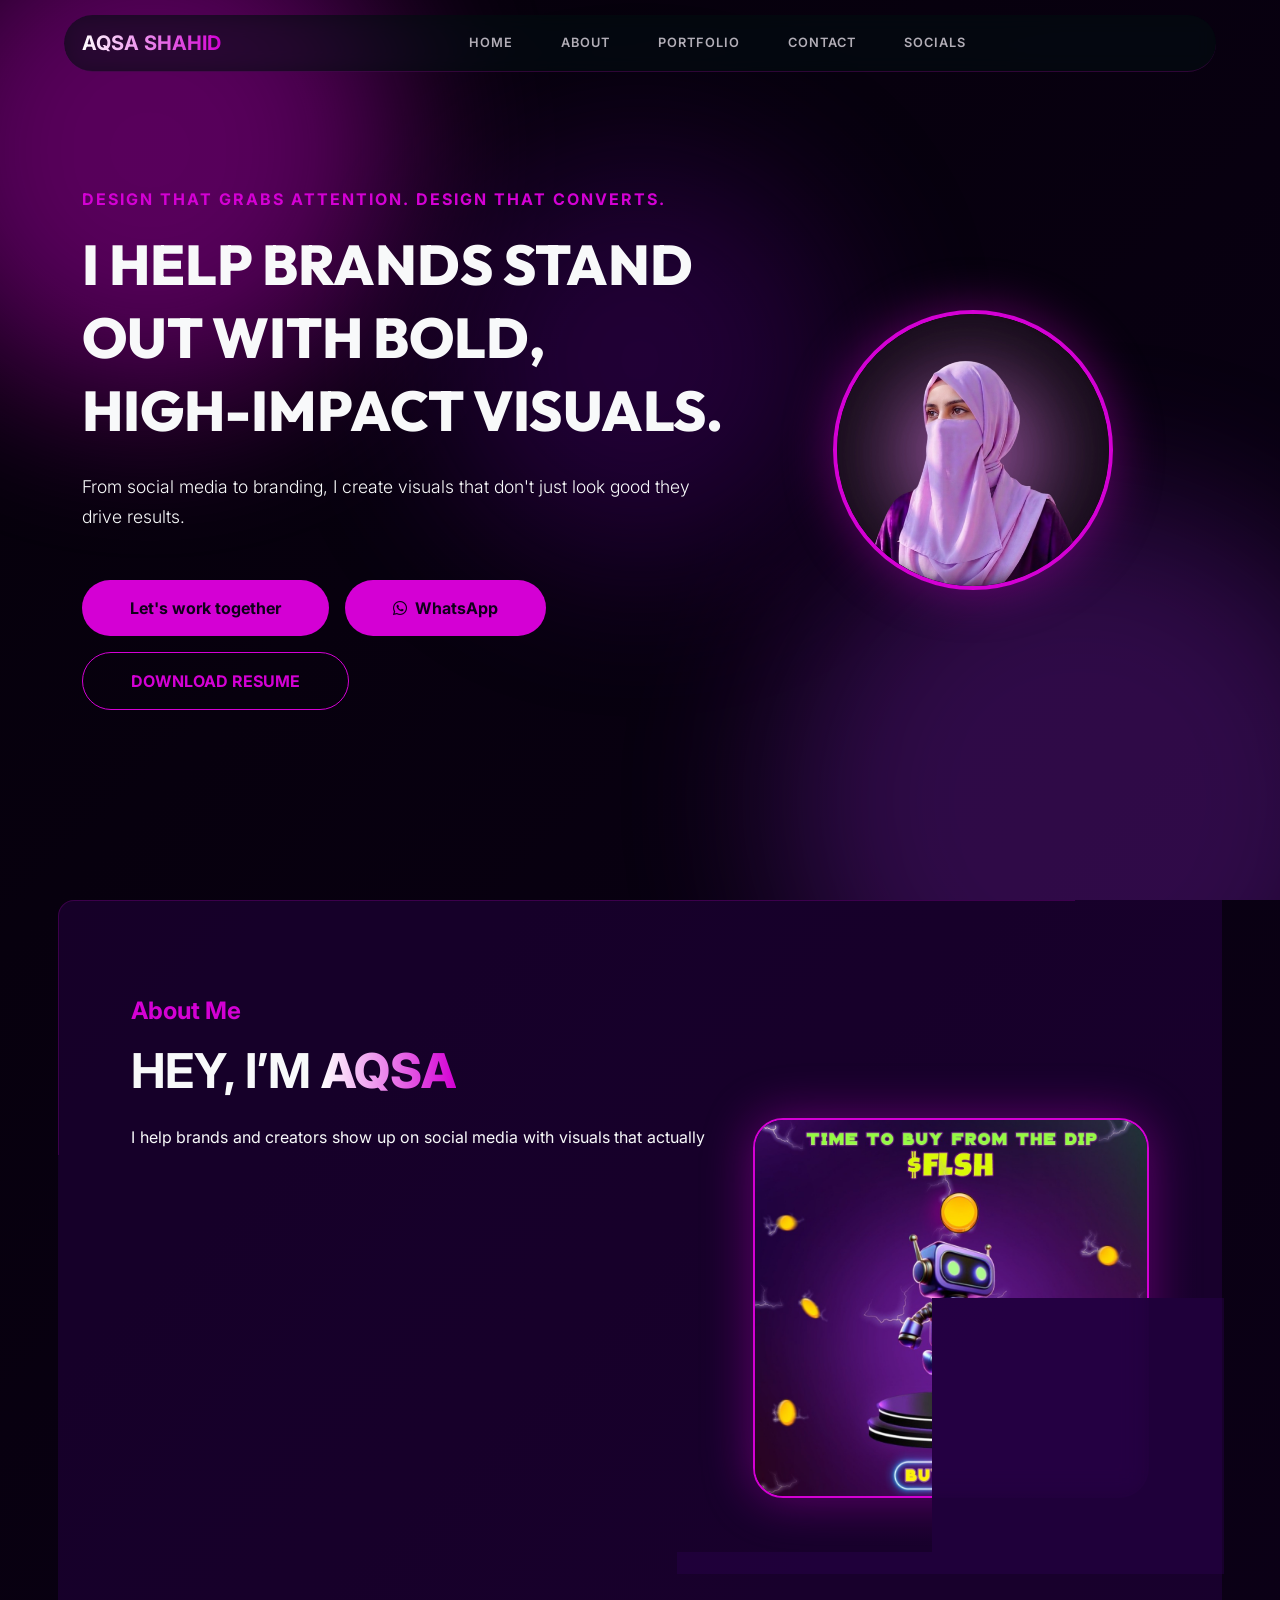
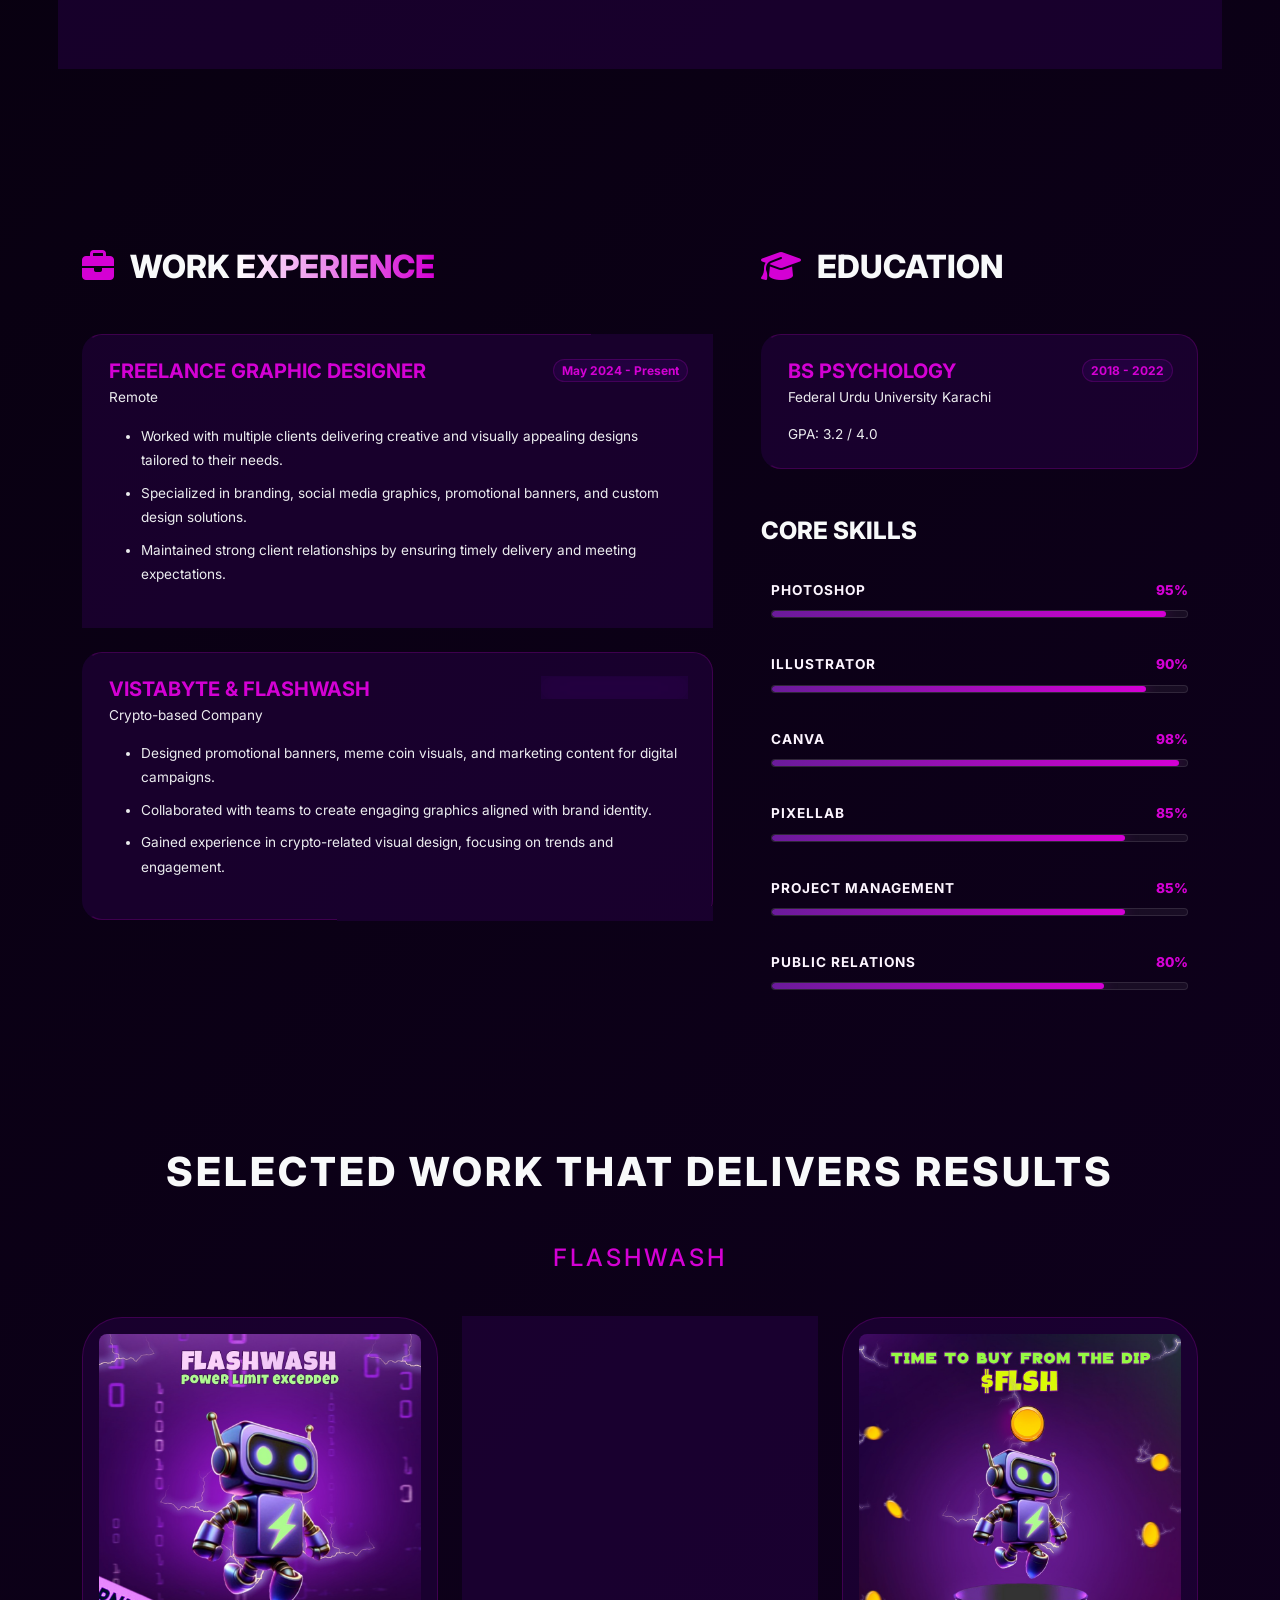
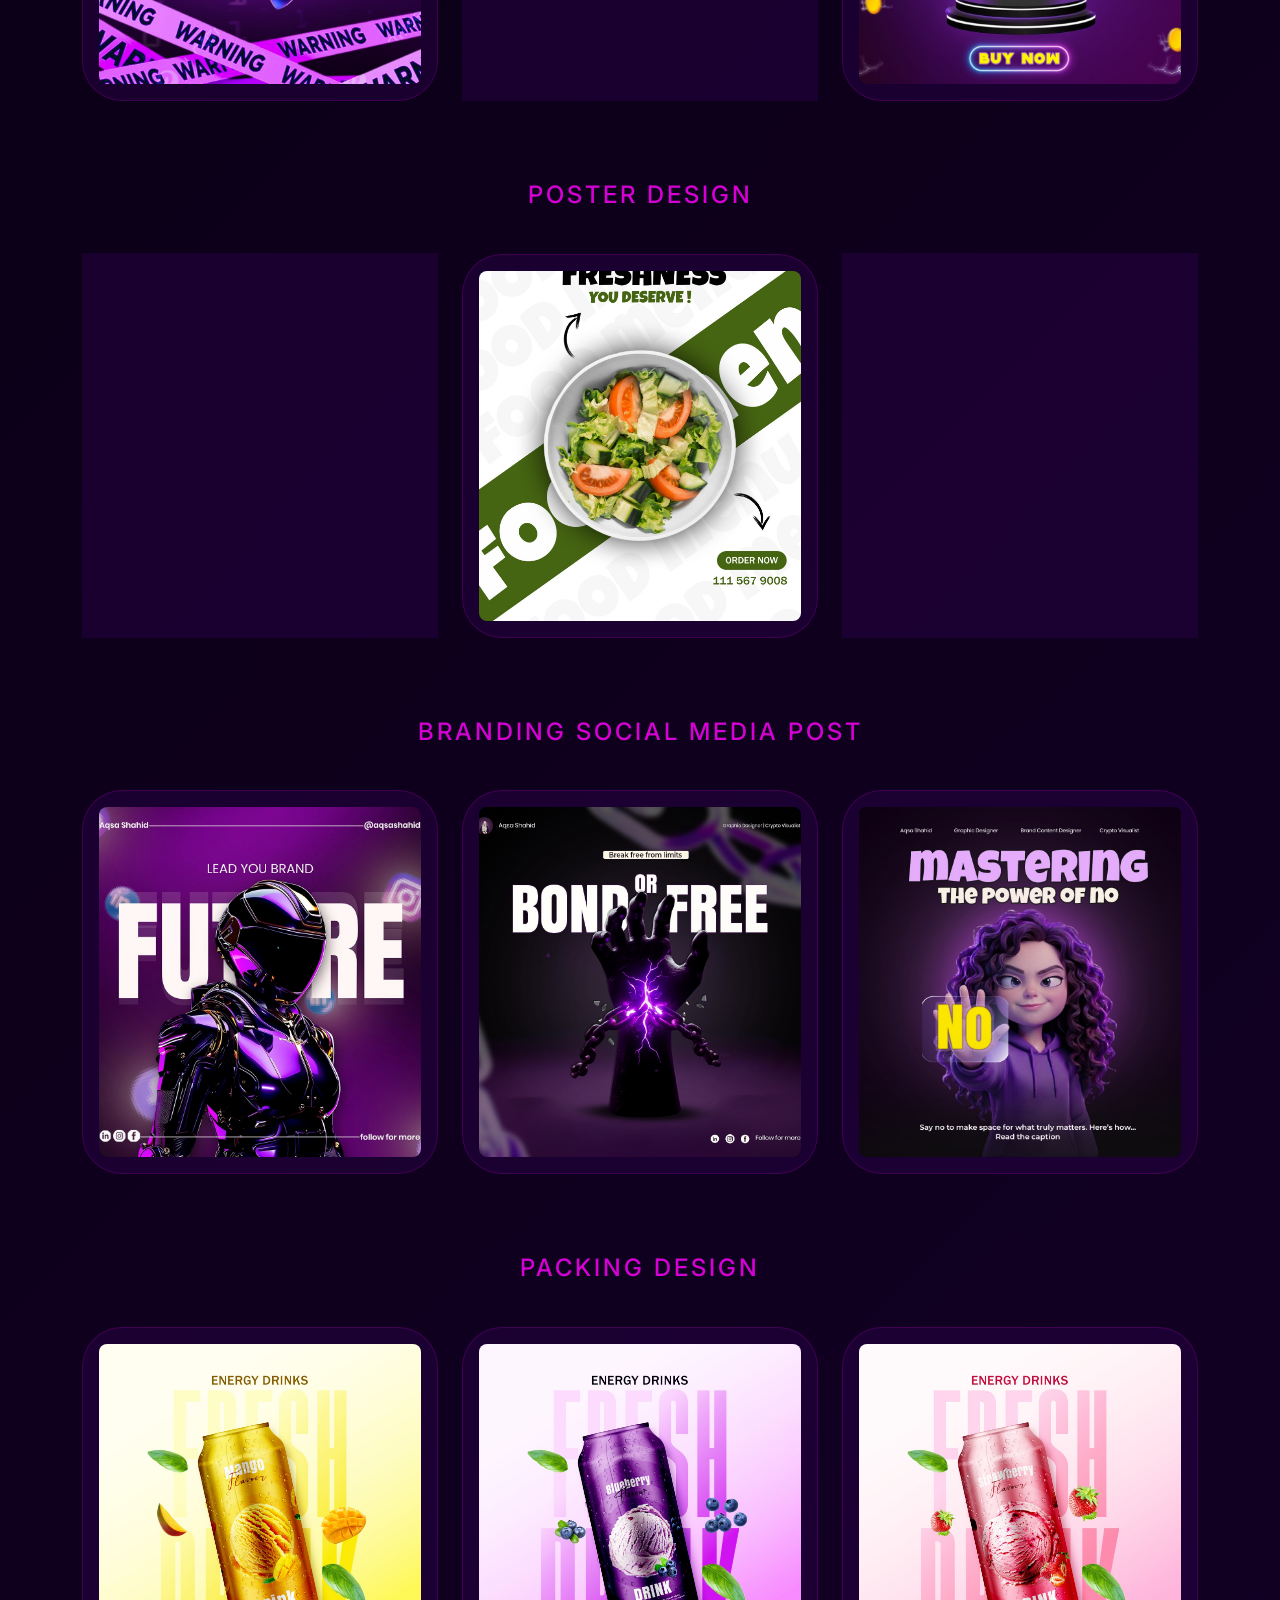
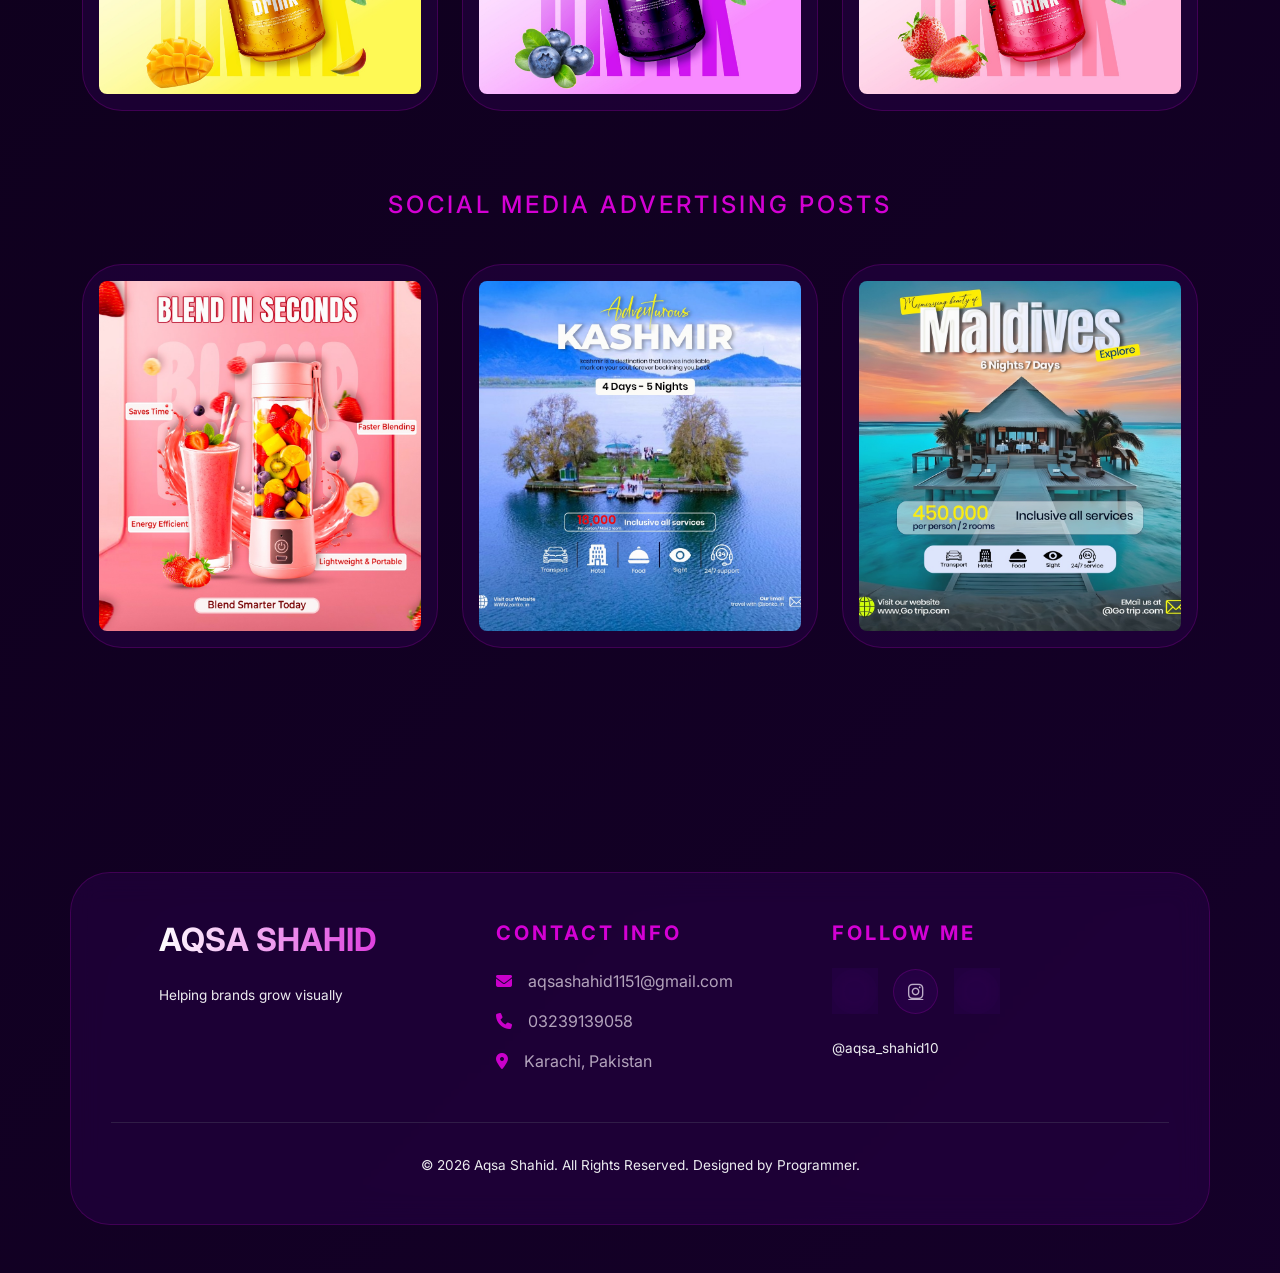
<file: index.html>
<!DOCTYPE html>
<html lang="en">

<head>
    <meta charset="UTF-8">
    <meta name="viewport" content="width=device-width, initial-scale=1.0">
    <title>Aqsa Shahid</title>
    <!-- Bootstrap 5 CDN -->
    <link href="https://cdn.jsdelivr.net/npm/bootstrap@5.3.0/dist/css/bootstrap.min.css" rel="stylesheet">
    <!-- Google Fonts: Inter & Outfit -->
    <link
        href="https://fonts.googleapis.com/css2?family=Inter:wght@300;400;500;600;700;800&family=Outfit:wght@400;600;800&display=swap"
        rel="stylesheet">
    <!-- Font Awesome for Icons -->
    <link rel="stylesheet" href="https://cdnjs.cloudflare.com/ajax/libs/font-awesome/6.4.0/css/all.min.css">
    <!-- Custom CSS -->
    <link rel="stylesheet" href="style.css">
</head>

<body class="bg-dark text-light">

    <!-- Animated Background -->
    <div class="bg-shapes">
        <div class="shape shape-1"></div>
        <div class="shape shape-2"></div>
        <div class="shape shape-3"></div>

        <!-- Live Motion Particles -->
        <div class="particle"></div>
        <div class="particle"></div>
        <div class="particle"></div>
        <div class="particle"></div>
        <div class="particle"></div>
        <div class="particle"></div>
        <div class="particle"></div>
        <div class="particle"></div>
        <!-- Additional Particles -->
        <!-- Group 1 -->
        <div class="particle"></div>
        <div class="particle"></div>
        <div class="particle"></div>
        <div class="particle"></div>
        <div class="particle"></div>
        <div class="particle"></div>
        <div class="particle"></div>
        <div class="particle"></div>
        <!-- Group 2 -->
        <div class="particle"></div>
        <div class="particle"></div>
        <div class="particle"></div>
        <div class="particle"></div>
        <div class="particle"></div>
        <div class="particle"></div>
        <div class="particle"></div>
        <div class="particle"></div>
        <!-- Group 3 (More Density) -->
        <div class="particle"></div>
        <div class="particle"></div>
        <div class="particle"></div>
        <div class="particle"></div>
        <div class="particle"></div>
        <div class="particle"></div>
        <div class="particle"></div>
        <div class="particle"></div>
        <div class="particle"></div>
        <div class="particle"></div>
        <div class="particle"></div>
        <div class="particle"></div>
    </div>

    <!-- Navigation -->
    <nav class="navbar navbar-expand-lg fixed-top glass-nav">
        <div class="container">
            <a class="navbar-brand fw-bold gradient-text" href="#">AQSA SHAHID</a>
            <button class="navbar-toggler border-0" type="button" data-bs-toggle="collapse" data-bs-target="#navbarNav">
                <span class="navbar-toggler-icon"></span>
            </button>
            <div class="collapse navbar-collapse justify-content-center" id="navbarNav">
                <ul class="navbar-nav gap-3">
                    <li class="nav-item"><a class="nav-link glow-on-hover px-3" href="#home">HOME</a></li>
                    <li class="nav-item"><a class="nav-link glow-on-hover px-3" href="#about">ABOUT</a></li>
                    <li class="nav-item"><a class="nav-link glow-on-hover px-3" href="#portfolio">PORTFOLIO</a></li>
                    <li class="nav-item"><a class="nav-link glow-on-hover px-3" href="#contact">CONTACT</a></li>
                    <li class="nav-item"><a class="nav-link glow-on-hover px-3" href="#socials">SOCIALS</a></li>
                </ul>
            </div>
        </div>
    </nav>

    <!-- Hero Section -->
    <section id="home" class="hero d-flex align-items-center">
        <div class="container">
            <div class="row align-items-center">
                <div class="col-lg-7 text-start">
                    <p class="h4 text-cyan text-uppercase tracking-widest fw-bold mb-3">Design that grabs attention. Design that converts.</p>
                    <h1 class="display-4 fw-black hero-title text-uppercase mb-4">I help brands stand out with bold, high-impact visuals.</h1>
                    <p class="lead text-light opacity-90 max-w-500 mb-5">
                        From social media to branding, I create visuals that don't just look good they drive results.
                    </p>
                    <div class="hero-actions d-flex align-items-center flex-wrap gap-3 mt-5">
                        <a href="#contact" class="btn btn-cyan rounded-pill px-5 py-3 fw-bold shadow-glow">Let's work together</a>
                        <a href="https://wa.me/923239139058" target="_blank" class="btn btn-whatsapp rounded-pill px-5 py-3 fw-bold shadow-glow">
                            <i class="fab fa-whatsapp me-2"></i>WhatsApp
                        </a>
                        <a href="my_cv.pdf" download="Aqsa_Shahid_Resume.pdf"
                            class="btn btn-outline-cyan rounded-pill px-5 py-3 fw-bold">DOWNLOAD RESUME</a>
                    </div>
                </div>
                <div class="col-lg-5 text-center mt-5 mt-lg-0">
                    <div class="hero-image-frame glass neon-glow">
                        <img src="profile pic new.jpeg" alt="Aqsa Shahid Profile">
                    </div>
                </div>
            </div>
        </div>
    </section>

    <!-- About Section -->
    <section id="about" class="about-section py-5">
        <div class="container">
            <div class="glass p-5 rounded-4 row align-items-center g-5">
                <div class="col-lg-7">
                    <h4 class="text-cyan mb-3 fw-bold">About Me</h4>
                    <h2 class="display-5 fw-bold mb-4 text-uppercase">Hey, I’m <span class="gradient-text">Aqsa</span>
                    </h2>
                    <p class="text-light-dim opacity-90 line-height-lg mb-4 text-justify">
                        I help brands and creators show up on social media with visuals that actually mean something.
                        Not just pretty posts. I design content that connects, tells your story, and makes people pause
                        and engage.
                    </p>
                    <p class="text-light-dim opacity-90 line-height-lg mb-4 text-justify">
                        From educational carousels and motivational posts to promotional visuals, everything I create is
                        original, intentional, and crafted to reflect your brand’s personality. I focus on clarity,
                        creativity, and consistency so your audience remembers you for all the right reasons.
                    </p>
                    <p class="text-light-dim opacity-90 line-height-lg mb-4 text-justify">
                        If you want social media that’s thoughtful, unique, and impactful, let’s create something
                        together.
                    </p>
                    <div class="row g-3">
                        <div class="col-md-6">
                            <div class="skill-bar-container mb-3">
                                <div class="skill-info">
                                    <span class="skill-name">Graphic Design</span>
                                    <span class="skill-pct">95%</span>
                                </div>
                                <div class="progress-track">
                                    <div class="progress-fill" style="width: 95%;"></div>
                                </div>
                            </div>
                        </div>
                        <div class="col-md-6">
                            <div class="skill-bar-container mb-3">
                                <div class="skill-info">
                                    <span class="skill-name">Logo Design</span>
                                    <span class="skill-pct">92%</span>
                                </div>
                                <div class="progress-track">
                                    <div class="progress-fill" style="width: 90%;"></div>
                                </div>
                            </div>
                        </div>
                        <div class="col-md-6">
                            <div class="skill-bar-container mb-3">
                                <div class="skill-info">
                                    <span class="skill-name">Print Design</span>
                                    <span class="skill-pct">84%</span>
                                </div>
                                <div class="progress-track">
                                    <div class="progress-fill" style="width: 85%;"></div>
                                </div>
                            </div>
                        </div>
                        <div class="col-md-6">
                            <div class="skill-bar-container mb-3">
                                <div class="skill-info">
                                    <span class="skill-name">Visual Design</span>
                                    <span class="skill-pct">92%</span>
                                </div>
                                <div class="progress-track">
                                    <div class="progress-fill" style="width: 92%;"></div>
                                </div>
                            </div>
                        </div>
                    </div>
                </div>
                <div class="col-lg-5">
                    <div class="about-image-frame glass neon-glow">
                        <img src="about.jpg" alt="Aqsa Shahid Portfolio Graphic">
                    </div>
                </div>
            </div>
        </div>
    </section>

    <!-- Experience & Education Section -->
    <section id="experience" class="experience-section py-5">
        <div class="container">
            <div class="row g-5">
                <!-- Work Experience -->
                <div class="col-lg-7">
                    <h2 class="h2 fw-black text-uppercase mb-5"><i class="fas fa-briefcase text-cyan me-3"></i>Work
                        <span class="gradient-text">Experience</span>
                    </h2>

                    <div class="timeline">
                        <div class="timeline-item glass p-4 mb-4 glass-hover animate-in">
                            <div class="d-flex justify-content-between align-items-start mb-3">
                                <div>
                                    <h5 class="fw-bold text-cyan mb-1 text-uppercase">Freelance Graphic Designer</h5>
                                    <p class="small text-secondary m-0">Remote</p>
                                </div>
                                <span class="badge glass text-cyan">May 2024 - Present</span>
                            </div>
                            <ul class="text-secondary small line-height-lg">
                                <li>Worked with multiple clients delivering creative and visually appealing designs
                                    tailored to their needs.</li>
                                <li>Specialized in branding, social media graphics, promotional banners, and custom
                                    design solutions.</li>
                                <li>Maintained strong client relationships by ensuring timely delivery and meeting
                                    expectations.</li>
                            </ul>
                        </div>

                        <div class="timeline-item glass p-4 mb-4 glass-hover animate-in">
                            <div class="d-flex justify-content-between align-items-start mb-3">
                                <div>
                                    <h5 class="fw-bold text-cyan mb-1 text-uppercase">Vistabyte & FlashWash</h5>
                                    <p class="small text-secondary m-0">Crypto-based Company</p>
                                </div>
                                <span class="badge glass text-cyan">Nov 2024 - May 2025</span>
                            </div>
                            <ul class="text-secondary small line-height-lg">
                                <li>Designed promotional banners, meme coin visuals, and marketing content for digital
                                    campaigns.</li>
                                <li>Collaborated with teams to create engaging graphics aligned with brand identity.
                                </li>
                                <li>Gained experience in crypto-related visual design, focusing on trends and
                                    engagement.</li>
                            </ul>
                        </div>
                    </div>
                </div>

                <!-- Education & Skills -->
                <div class="col-lg-5">
                    <h2 class="h2 fw-black text-uppercase mb-5"><i
                            class="fas fa-graduation-cap text-cyan me-3"></i>Education</h2>
                    <div class="timeline">
                        <div class="timeline-item glass p-4 mb-5 glass-hover animate-in">
                            <div class="d-flex justify-content-between align-items-start mb-3">
                                <div>
                                    <h5 class="fw-bold text-cyan mb-1 text-uppercase">BS Psychology</h5>
                                    <p class="small text-secondary m-0">Federal Urdu University Karachi</p>
                                </div>
                                <span class="badge glass text-cyan">2018 - 2022</span>
                            </div>
                            <p class="text-secondary small mb-0">GPA: 3.2 / 4.0</p>
                        </div>
                    </div>

                    <h4 class="fw-black text-uppercase mb-4">Core Skills</h4>
                    <div class="skill-bar-container mb-3">
                        <div class="skill-info">
                            <span class="skill-name">Photoshop</span>
                            <span class="skill-pct">95%</span>
                        </div>
                        <div class="progress-track">
                            <div class="progress-fill" style="width: 95%;"></div>
                        </div>
                    </div>
                    <div class="skill-bar-container mb-3">
                        <div class="skill-info">
                            <span class="skill-name">Illustrator</span>
                            <span class="skill-pct">90%</span>
                        </div>
                        <div class="progress-track">
                            <div class="progress-fill" style="width: 90%;"></div>
                        </div>
                    </div>
                    <div class="skill-bar-container mb-3">
                        <div class="skill-info">
                            <span class="skill-name">Canva</span>
                            <span class="skill-pct">98%</span>
                        </div>
                        <div class="progress-track">
                            <div class="progress-fill" style="width: 98%;"></div>
                        </div>
                    </div>
                    <div class="skill-bar-container mb-3">
                        <div class="skill-info">
                            <span class="skill-name">PixelLab</span>
                            <span class="skill-pct">85%</span>
                        </div>
                        <div class="progress-track">
                            <div class="progress-fill" style="width: 85%;"></div>
                        </div>
                    </div>
                    <div class="skill-bar-container mb-3">
                        <div class="skill-info">
                            <span class="skill-name">Project Management</span>
                            <span class="skill-pct">85%</span>
                        </div>
                        <div class="progress-track">
                            <div class="progress-fill" style="width: 85%;"></div>
                        </div>
                    </div>
                    <div class="skill-bar-container">
                        <div class="skill-info">
                            <span class="skill-name">Public Relations</span>
                            <span class="skill-pct">80%</span>
                        </div>
                        <div class="progress-track">
                            <div class="progress-fill" style="width: 80%;"></div>
                        </div>
                    </div>
                </div>
            </div>
        </div>
    </section>

    <!-- Portfolio Section -->
    <section id="portfolio" class="portfolio-section py-5 text-center">
        <div class="container">
            <h2 class="display-6 fw-black tracking-widest mb-5">SELECTED WORK THAT DELIVERS RESULTS</h2>

            <!-- Category 1: Flashwash Design -->
            <div class="portfolio-category mb-5">
                <h4 class="text-cyan mb-4 tracking-wider text-uppercase">FlashWash</h4>
                <div class="row g-4 justify-content-center">
                    <div class="col-md-4">
                        <div class="portfolio-card glass p-3 text-start glass-hover border-radius-modern">
                            <img src="WhatsApp Image 2026-03-15 at 3.09.51 PM (1).jpeg" alt="Flashwash Power Limit Exceeded" class="img-fluid rounded-3">
                        </div>
                    </div>
                    <div class="col-md-4">
                        <div class="portfolio-card glass p-3 text-start glass-hover border-radius-modern">
                            <img src="WhatsApp Image 2026-03-15 at 3.09.51 PM (2).jpeg" alt="Flashwash Speed Reimagined" class="img-fluid rounded-3">
                        </div>
                    </div>
                    <div class="col-md-4">
                        <div class="portfolio-card glass p-3 text-start glass-hover border-radius-modern">
                            <img src="WhatsApp Image 2026-03-15 at 3.09.51 PM (3).jpeg" alt="Flashwash Buy From The Dip" class="img-fluid rounded-3">
                        </div>
                    </div>
                </div>
            </div>

            <!-- Category 2: Poster Design -->
            <div class="portfolio-category mb-5">
                <h4 class="text-cyan mb-4 tracking-wider text-uppercase">Poster Design</h4>
                <div class="row g-4 justify-content-center">
                    <div class="col-md-4">
                        <div class="portfolio-card glass p-3 text-start glass-hover border-radius-modern">
                            <img src="WhatsApp Image 2026-03-15 at 3.03.25 PM (1).jpeg" alt="Poster Design 1" class="img-fluid rounded-3">
                        </div>
                    </div>
                    <div class="col-md-4">
                        <div class="portfolio-card glass p-3 text-start glass-hover border-radius-modern">
                            <img src="WhatsApp Image 2026-03-15 at 3.03.25 PM (2).jpeg" alt="Poster Design 2" class="img-fluid rounded-3">
                        </div>
                    </div>
                    <div class="col-md-4">
                        <div class="portfolio-card glass p-3 text-start glass-hover border-radius-modern">
                            <img src="WhatsApp Image 2026-03-15 at 3.03.25 PM (3).jpeg" alt="Poster Design 3" class="img-fluid rounded-3">
                        </div>
                    </div>
                </div>
            </div>

            <!-- Category 3: Branding Social Media Post -->
            <div class="portfolio-category mb-5">
                <h4 class="text-cyan mb-4 tracking-wider text-uppercase">Branding Social Media Post</h4>
                <div class="row g-4 justify-content-center">
                    <div class="col-md-4">
                        <div class="portfolio-card glass p-3 text-start glass-hover border-radius-modern">
                            <img src="WhatsApp Image 2026-03-15 at 3.05.31 PM.jpeg" alt="Branding Social Media Post 1" class="img-fluid rounded-3">
                        </div>
                    </div>
                    <div class="col-md-4">
                        <div class="portfolio-card glass p-3 text-start glass-hover border-radius-modern">
                            <img src="WhatsApp Image 2026-03-15 at 3.05.31 PM (1).jpeg" alt="Branding Social Media Post 2" class="img-fluid rounded-3">
                        </div>
                    </div>
                    <div class="col-md-4">
                        <div class="portfolio-card glass p-3 text-start glass-hover border-radius-modern">
                            <img src="WhatsApp Image 2026-03-15 at 3.05.31 PM (2).jpeg" alt="Branding Social Media Post 3" class="img-fluid rounded-3">
                        </div>
                    </div>
                </div>
            </div>

            <!-- Category 4: Packing Design -->
            <div class="portfolio-category mb-5">
                <h4 class="text-cyan mb-4 tracking-wider text-uppercase">Packing Design</h4>
                <div class="row g-4 justify-content-center">
                    <div class="col-md-4">
                        <div class="portfolio-card glass p-3 text-start glass-hover border-radius-modern">
                            <img src="WhatsApp Image 2026-03-15 at 3.14.40 PM.jpeg" alt="Packing Design 1" class="img-fluid rounded-3">
                        </div>
                    </div>
                    <div class="col-md-4">
                        <div class="portfolio-card glass p-3 text-start glass-hover border-radius-modern">
                            <img src="WhatsApp Image 2026-03-15 at 3.14.50 PM.jpeg" alt="Packing Design 2" class="img-fluid rounded-3">
                        </div>
                    </div>
                    <div class="col-md-4">
                        <div class="portfolio-card glass p-3 text-start glass-hover border-radius-modern">
                            <img src="WhatsApp Image 2026-03-15 at 3.15.12 PM.jpeg" alt="Packing Design 3" class="img-fluid rounded-3">
                        </div>
                    </div>
                </div>
            </div>

            <!-- Category 5: Social Media Advertising Posts -->
            <div class="portfolio-category mb-5">
                <h4 class="text-cyan mb-4 tracking-wider text-uppercase">Social Media Advertising Posts</h4>
                <div class="row g-4 justify-content-center">
                    <div class="col-md-4">
                        <div class="portfolio-card glass p-3 text-start glass-hover border-radius-modern">
                            <img src="WhatsApp Image 2026-03-18 at 9.05.31 AM.jpeg" alt="Social Media Advertising Post 1" class="img-fluid rounded-3">
                        </div>
                    </div>
                    <div class="col-md-4">
                        <div class="portfolio-card glass p-3 text-start glass-hover border-radius-modern">
                            <img src="WhatsApp Image 2026-03-18 at 9.05.31 AM (1).jpeg" alt="Social Media Advertising Post 2" class="img-fluid rounded-3">
                        </div>
                    </div>
                    <div class="col-md-4">
                        <div class="portfolio-card glass p-3 text-start glass-hover border-radius-modern">
                            <img src="WhatsApp Image 2026-03-18 at 9.05.31 AM (2).jpeg" alt="Social Media Advertising Post 3" class="img-fluid rounded-3">
                        </div>
                    </div>
                </div>
            </div>
        </div>
    </section>

    <!-- Footer Section -->
    <footer id="contact" class="footer-section py-5 mt-5">
        <div class="container py-5 glass">
            <div class="row g-5 px-lg-5">
                <div class="col-lg-4 text-start">
                    <h2 class="navbar-brand fw-bold footer-logo gradient-text mb-4 d-block text-uppercase">AQSA SHAHID
                    </h2>
                    <p class="text-secondary opacity-75 small line-height-lg">
                        Helping brands grow visually
                    </p>
                </div>
                <div class="col-lg-4 text-start">
                    <h5 class="fw-bold mb-4 text-cyan text-uppercase tracking-wider">Contact Info</h5>
                    <div class="d-flex align-items-center gap-3 mb-3 text-secondary footer-info-item">
                        <i class="fas fa-envelope text-cyan"></i>
                        <span>aqsashahid1151@gmail.com</span>
                    </div>
                    <div class="d-flex align-items-center gap-3 mb-3 text-secondary footer-info-item">
                        <i class="fas fa-phone text-cyan"></i>
                        <span>03239139058</span>
                    </div>
                    <div class="d-flex align-items-center gap-3 text-secondary footer-info-item">
                        <i class="fas fa-location-dot text-cyan"></i>
                        <span>Karachi, Pakistan</span>
                    </div>
                </div>
                <div class="col-lg-4 text-start">
                    <h5 class="fw-bold mb-4 text-cyan text-uppercase tracking-wider">Follow Me</h5>
                    <div id="socials" class="d-flex gap-3 footer-socials">
                        <a href="https://www.facebook.com/share/1Nt7RQHJTo/" target="_blank"
                            class="social-circle glass"><i class="fab fa-facebook-f"></i></a>
                        <a href="https://www.instagram.com/aqsa_shahid10?igsh=enY3MWtvb3VrazFw" target="_blank"
                            class="social-circle glass"><i class="fab fa-instagram"></i></a>
                        <a href="https://www.linkedin.com/in/aqsa-shahid-93633a308?utm_source=share&utm_campaign=share_via&utm_content=profile&utm_medium=android_app"
                            target="_blank" class="social-circle glass"><i class="fab fa-linkedin-in"></i></a>
                    </div>
                    <p class="mt-4 small text-secondary opacity-50">@aqsa_shahid10</p>
                </div>
            </div>
            <hr class="border-secondary opacity-25 mt-5">
            <div class="text-center pt-3">
                <p class="small text-secondary opacity-50 mb-0">© 2026 Aqsa Shahid. All Rights Reserved. Designed by
                    Programmer.</p>
            </div>
        </div>
    </footer>

    <!-- Bootstrap JS Bundle CDN -->
    <script src="https://cdn.jsdelivr.net/npm/bootstrap@5.3.0/dist/js/bootstrap.bundle.min.js"></script>
    <script src="script.js"></script>
</body>

</html>
</file>
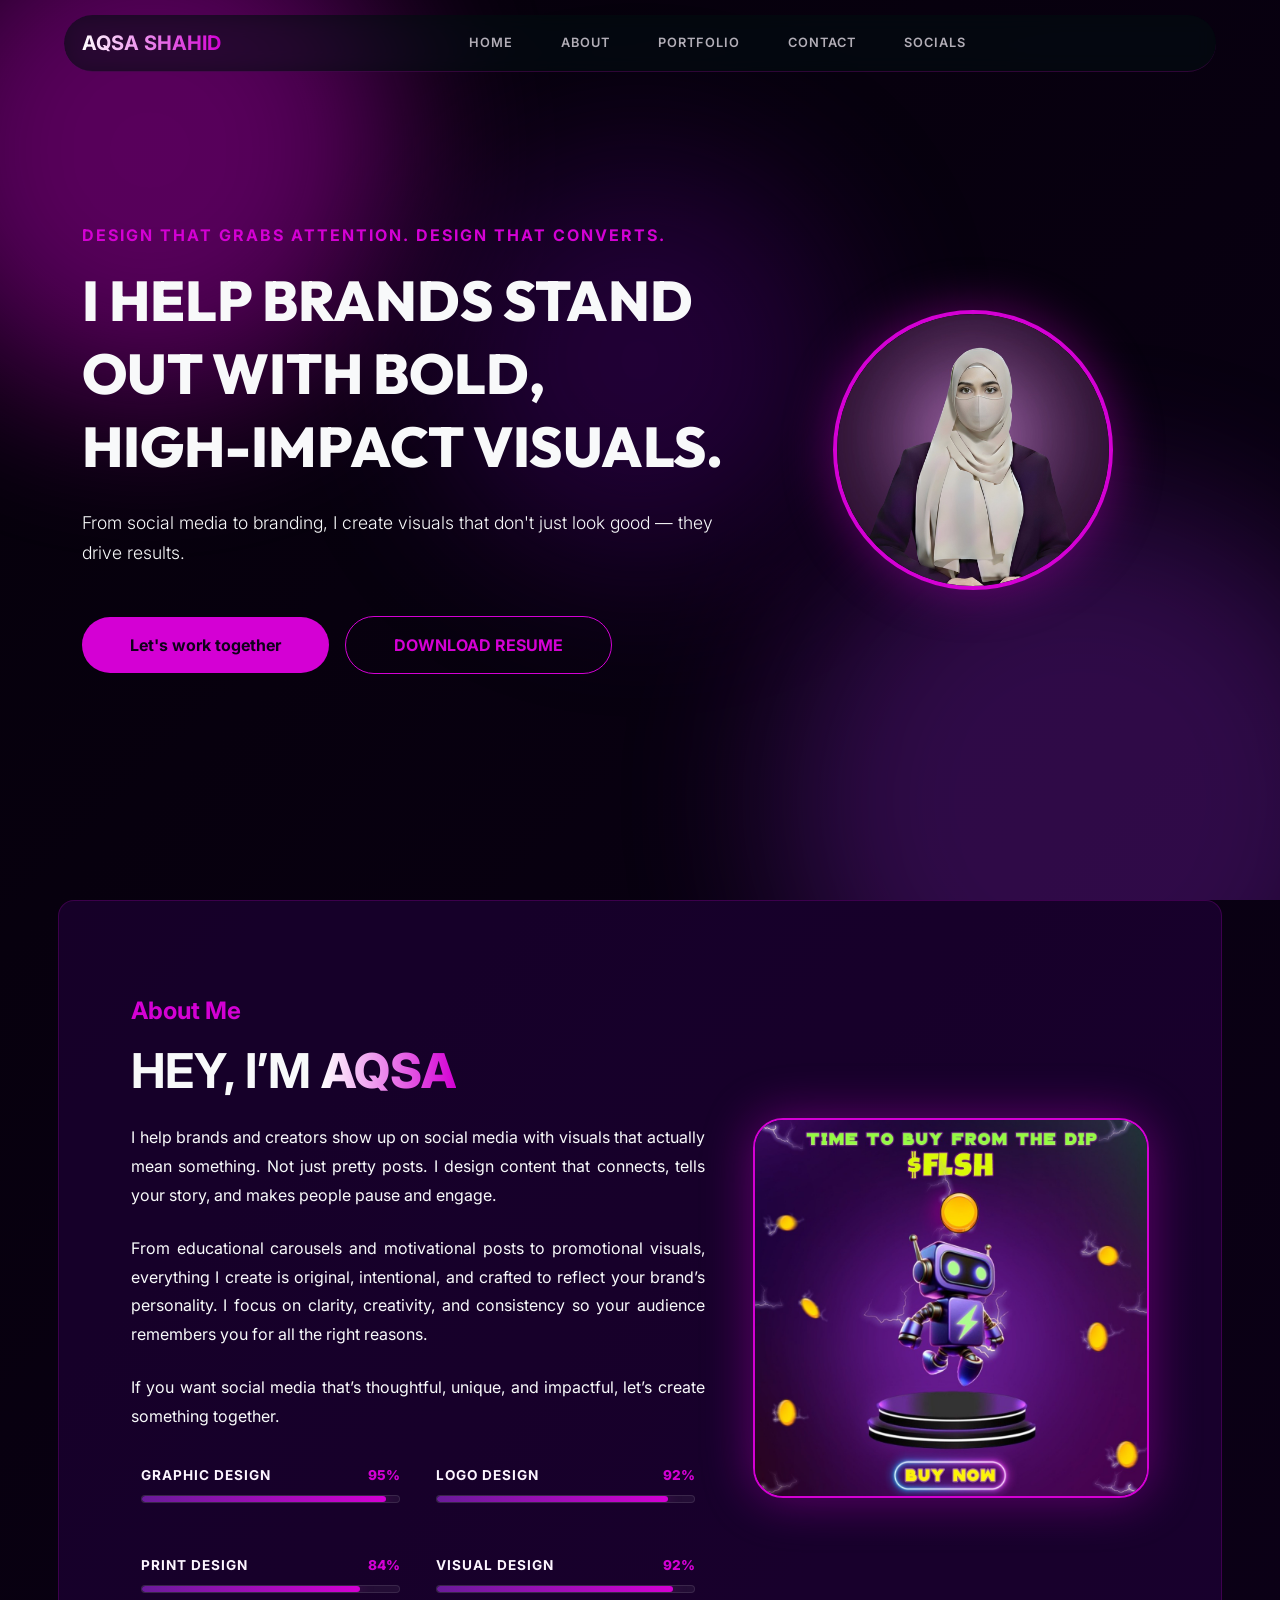
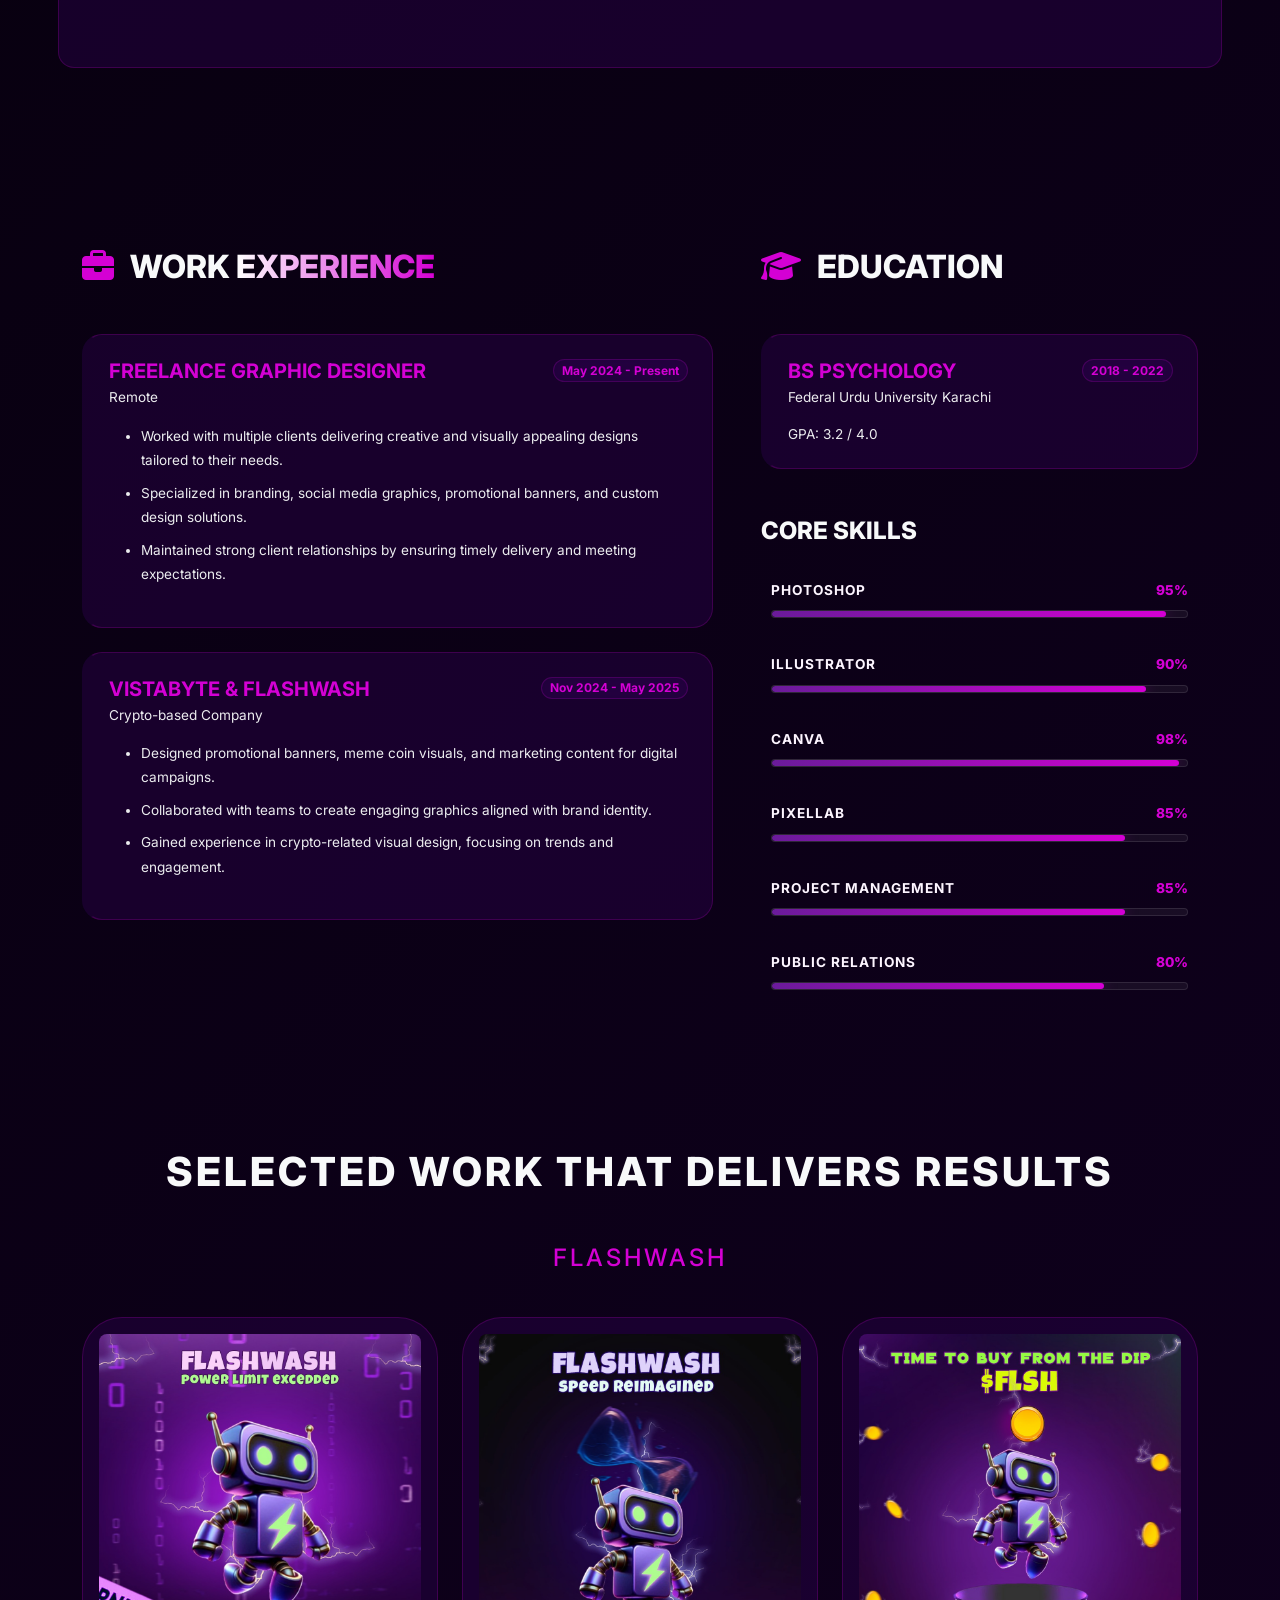
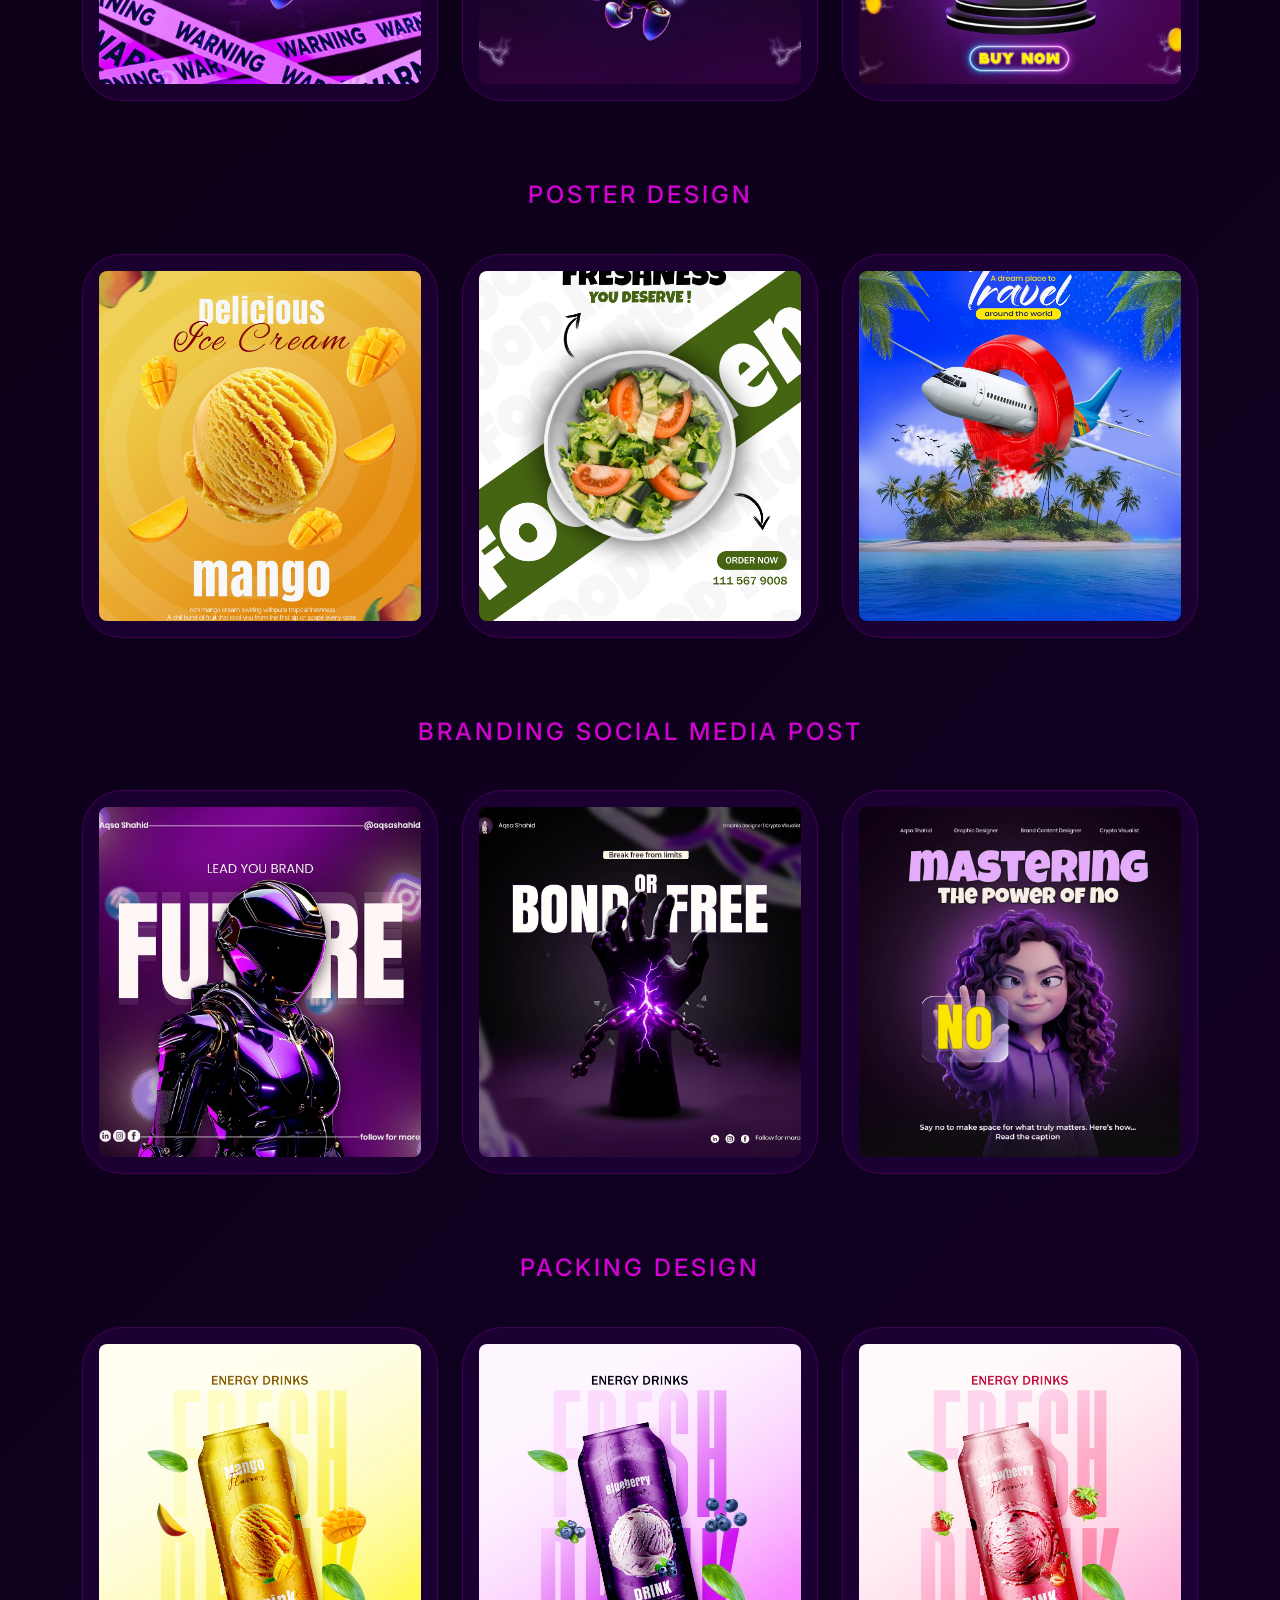
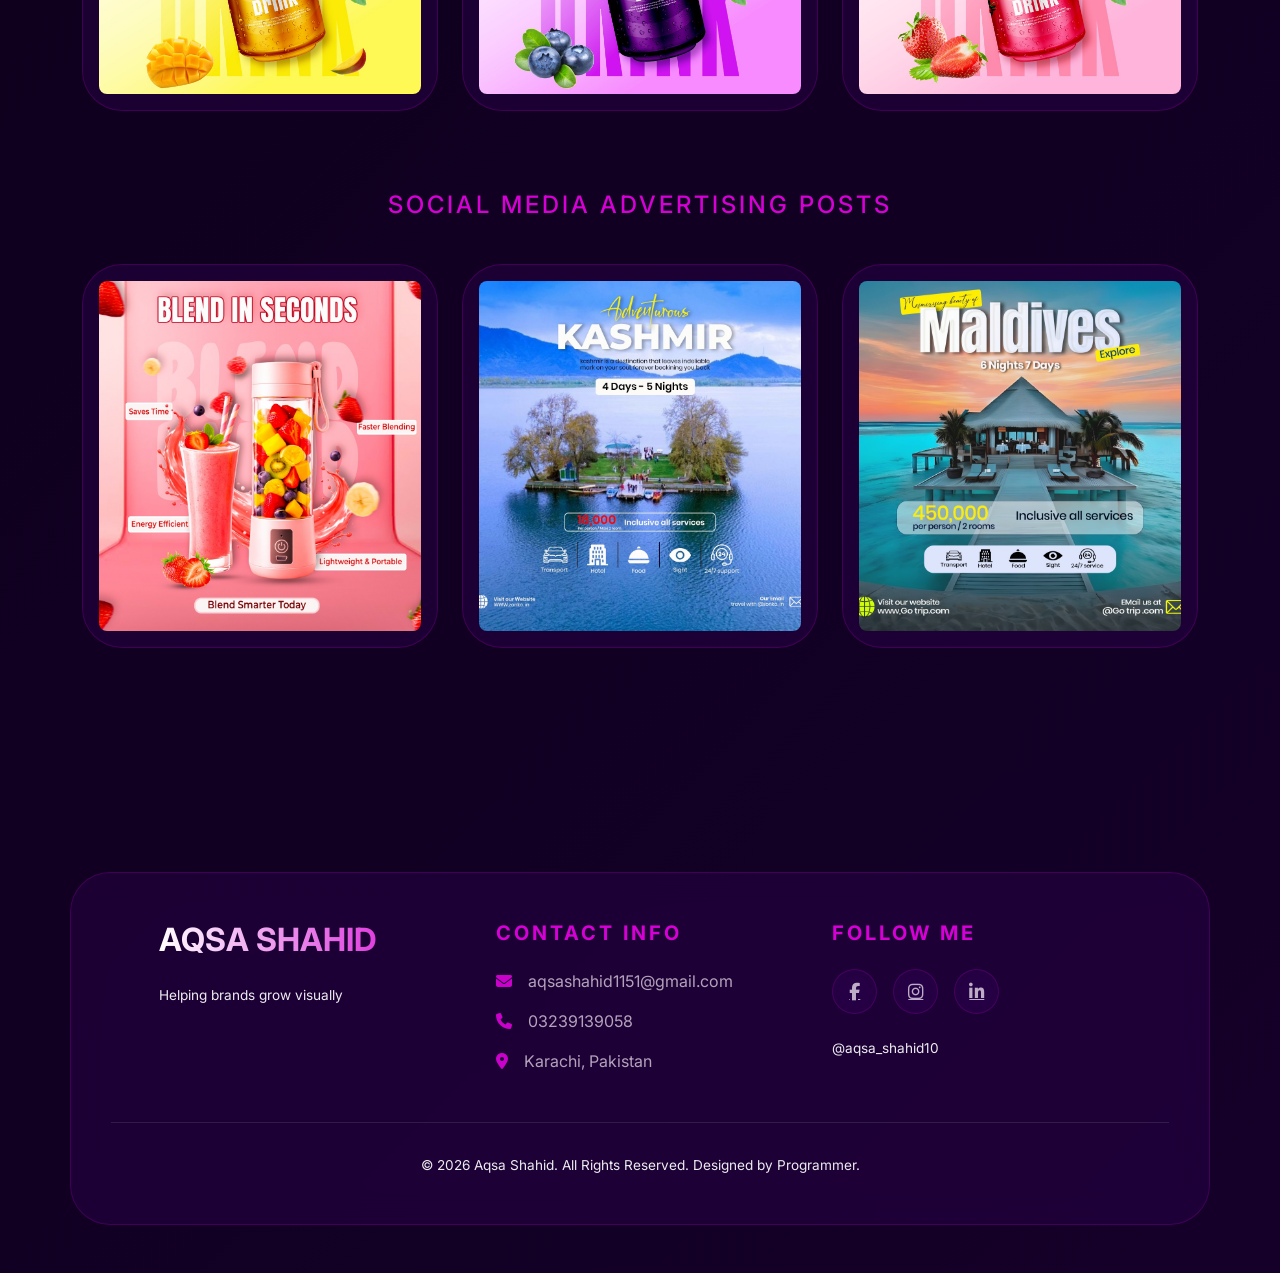
<file: index_backup.html>
<!DOCTYPE html>
<html lang="en">

<head>
    <meta charset="UTF-8">
    <meta name="viewport" content="width=device-width, initial-scale=1.0">
    <title>Aqsa Shahid</title>
    <!-- Bootstrap 5 CDN -->
    <link href="https://cdn.jsdelivr.net/npm/bootstrap@5.3.0/dist/css/bootstrap.min.css" rel="stylesheet">
    <!-- Google Fonts: Inter & Outfit -->
    <link
        href="https://fonts.googleapis.com/css2?family=Inter:wght@300;400;500;600;700;800&family=Outfit:wght@400;600;800&display=swap"
        rel="stylesheet">
    <!-- Font Awesome for Icons -->
    <link rel="stylesheet" href="https://cdnjs.cloudflare.com/ajax/libs/font-awesome/6.4.0/css/all.min.css">
    <!-- Custom CSS -->
    <link rel="stylesheet" href="style.css">
</head>

<body class="bg-dark text-light">

    <!-- Animated Background -->
    <div class="bg-shapes">
        <div class="shape shape-1"></div>
        <div class="shape shape-2"></div>
        <div class="shape shape-3"></div>

        <!-- Live Motion Particles -->
        <div class="particle"></div>
        <div class="particle"></div>
        <div class="particle"></div>
        <div class="particle"></div>
        <div class="particle"></div>
        <div class="particle"></div>
        <div class="particle"></div>
        <div class="particle"></div>
        <!-- Additional Particles -->
        <!-- Group 1 -->
        <div class="particle"></div>
        <div class="particle"></div>
        <div class="particle"></div>
        <div class="particle"></div>
        <div class="particle"></div>
        <div class="particle"></div>
        <div class="particle"></div>
        <div class="particle"></div>
        <!-- Group 2 -->
        <div class="particle"></div>
        <div class="particle"></div>
        <div class="particle"></div>
        <div class="particle"></div>
        <div class="particle"></div>
        <div class="particle"></div>
        <div class="particle"></div>
        <div class="particle"></div>
        <!-- Group 3 (More Density) -->
        <div class="particle"></div>
        <div class="particle"></div>
        <div class="particle"></div>
        <div class="particle"></div>
        <div class="particle"></div>
        <div class="particle"></div>
        <div class="particle"></div>
        <div class="particle"></div>
        <div class="particle"></div>
        <div class="particle"></div>
        <div class="particle"></div>
        <div class="particle"></div>
    </div>

    <!-- Navigation -->
    <nav class="navbar navbar-expand-lg fixed-top glass-nav">
        <div class="container">
            <a class="navbar-brand fw-bold gradient-text" href="#">AQSA SHAHID</a>
            <button class="navbar-toggler border-0" type="button" data-bs-toggle="collapse" data-bs-target="#navbarNav">
                <span class="navbar-toggler-icon"></span>
            </button>
            <div class="collapse navbar-collapse justify-content-center" id="navbarNav">
                <ul class="navbar-nav gap-3">
                    <li class="nav-item"><a class="nav-link glow-on-hover px-3" href="#home">HOME</a></li>
                    <li class="nav-item"><a class="nav-link glow-on-hover px-3" href="#about">ABOUT</a></li>
                    <li class="nav-item"><a class="nav-link glow-on-hover px-3" href="#portfolio">PORTFOLIO</a></li>
                    <li class="nav-item"><a class="nav-link glow-on-hover px-3" href="#contact">CONTACT</a></li>
                    <li class="nav-item"><a class="nav-link glow-on-hover px-3" href="#socials">SOCIALS</a></li>
                </ul>
            </div>
        </div>
    </nav>

    <!-- Hero Section -->
    <section id="home" class="hero d-flex align-items-center">
        <div class="container">
            <div class="row align-items-center">
                <div class="col-lg-7 text-start">
                    <p class="h4 text-cyan text-uppercase tracking-widest fw-bold mb-3">Design that grabs attention. Design that converts.</p>
                    <h1 class="display-4 fw-black hero-title text-uppercase mb-4">I help brands stand out with bold, high-impact visuals.</h1>
                    <p class="lead text-light opacity-90 max-w-500 mb-5">
                        From social media to branding, I create visuals that don't just look good — they drive results.
                    </p>
                    <div class="hero-actions d-flex align-items-center gap-3 mt-5">
                        <a href="#contact" class="btn btn-cyan rounded-pill px-5 py-3 fw-bold shadow-glow">Let's work together</a>
                        <a href="my_cv.pdf" download="Aqsa_Shahid_Resume.pdf"
                            class="btn btn-outline-cyan rounded-pill px-5 py-3 fw-bold">DOWNLOAD RESUME</a>
                    </div>
                </div>
                <div class="col-lg-5 text-center mt-5 mt-lg-0">
                    <div class="hero-image-frame glass neon-glow">
                        <img src="profile.jpg" alt="Aqsa Shahid Profile">
                    </div>
                </div>
            </div>
        </div>
    </section>

    <!-- About Section -->
    <section id="about" class="about-section py-5">
        <div class="container">
            <div class="glass p-5 rounded-4 row align-items-center g-5">
                <div class="col-lg-7">
                    <h4 class="text-cyan mb-3 fw-bold">About Me</h4>
                    <h2 class="display-5 fw-bold mb-4 text-uppercase">Hey, I’m <span class="gradient-text">Aqsa</span>
                    </h2>
                    <p class="text-light-dim opacity-90 line-height-lg mb-4 text-justify">
                        I help brands and creators show up on social media with visuals that actually mean something.
                        Not just pretty posts. I design content that connects, tells your story, and makes people pause
                        and engage.
                    </p>
                    <p class="text-light-dim opacity-90 line-height-lg mb-4 text-justify">
                        From educational carousels and motivational posts to promotional visuals, everything I create is
                        original, intentional, and crafted to reflect your brand’s personality. I focus on clarity,
                        creativity, and consistency so your audience remembers you for all the right reasons.
                    </p>
                    <p class="text-light-dim opacity-90 line-height-lg mb-4 text-justify">
                        If you want social media that’s thoughtful, unique, and impactful, let’s create something
                        together.
                    </p>
                    <div class="row g-3">
                        <div class="col-md-6">
                            <div class="skill-bar-container mb-3">
                                <div class="skill-info">
                                    <span class="skill-name">Graphic Design</span>
                                    <span class="skill-pct">95%</span>
                                </div>
                                <div class="progress-track">
                                    <div class="progress-fill" style="width: 95%;"></div>
                                </div>
                            </div>
                        </div>
                        <div class="col-md-6">
                            <div class="skill-bar-container mb-3">
                                <div class="skill-info">
                                    <span class="skill-name">Logo Design</span>
                                    <span class="skill-pct">92%</span>
                                </div>
                                <div class="progress-track">
                                    <div class="progress-fill" style="width: 90%;"></div>
                                </div>
                            </div>
                        </div>
                        <div class="col-md-6">
                            <div class="skill-bar-container mb-3">
                                <div class="skill-info">
                                    <span class="skill-name">Print Design</span>
                                    <span class="skill-pct">84%</span>
                                </div>
                                <div class="progress-track">
                                    <div class="progress-fill" style="width: 85%;"></div>
                                </div>
                            </div>
                        </div>
                        <div class="col-md-6">
                            <div class="skill-bar-container mb-3">
                                <div class="skill-info">
                                    <span class="skill-name">Visual Design</span>
                                    <span class="skill-pct">92%</span>
                                </div>
                                <div class="progress-track">
                                    <div class="progress-fill" style="width: 92%;"></div>
                                </div>
                            </div>
                        </div>
                    </div>
                </div>
                <div class="col-lg-5">
                    <div class="about-image-frame glass neon-glow">
                        <img src="about.jpg" alt="Aqsa Shahid Portfolio Graphic">
                    </div>
                </div>
            </div>
        </div>
    </section>

    <!-- Experience & Education Section -->
    <section id="experience" class="experience-section py-5">
        <div class="container">
            <div class="row g-5">
                <!-- Work Experience -->
                <div class="col-lg-7">
                    <h2 class="h2 fw-black text-uppercase mb-5"><i class="fas fa-briefcase text-cyan me-3"></i>Work
                        <span class="gradient-text">Experience</span>
                    </h2>

                    <div class="timeline">
                        <div class="timeline-item glass p-4 mb-4 glass-hover animate-in">
                            <div class="d-flex justify-content-between align-items-start mb-3">
                                <div>
                                    <h5 class="fw-bold text-cyan mb-1 text-uppercase">Freelance Graphic Designer</h5>
                                    <p class="small text-secondary m-0">Remote</p>
                                </div>
                                <span class="badge glass text-cyan">May 2024 - Present</span>
                            </div>
                            <ul class="text-secondary small line-height-lg">
                                <li>Worked with multiple clients delivering creative and visually appealing designs
                                    tailored to their needs.</li>
                                <li>Specialized in branding, social media graphics, promotional banners, and custom
                                    design solutions.</li>
                                <li>Maintained strong client relationships by ensuring timely delivery and meeting
                                    expectations.</li>
                            </ul>
                        </div>

                        <div class="timeline-item glass p-4 mb-4 glass-hover animate-in">
                            <div class="d-flex justify-content-between align-items-start mb-3">
                                <div>
                                    <h5 class="fw-bold text-cyan mb-1 text-uppercase">Vistabyte & FlashWash</h5>
                                    <p class="small text-secondary m-0">Crypto-based Company</p>
                                </div>
                                <span class="badge glass text-cyan">Nov 2024 - May 2025</span>
                            </div>
                            <ul class="text-secondary small line-height-lg">
                                <li>Designed promotional banners, meme coin visuals, and marketing content for digital
                                    campaigns.</li>
                                <li>Collaborated with teams to create engaging graphics aligned with brand identity.
                                </li>
                                <li>Gained experience in crypto-related visual design, focusing on trends and
                                    engagement.</li>
                            </ul>
                        </div>
                    </div>
                </div>

                <!-- Education & Skills -->
                <div class="col-lg-5">
                    <h2 class="h2 fw-black text-uppercase mb-5"><i
                            class="fas fa-graduation-cap text-cyan me-3"></i>Education</h2>
                    <div class="timeline">
                        <div class="timeline-item glass p-4 mb-5 glass-hover animate-in">
                            <div class="d-flex justify-content-between align-items-start mb-3">
                                <div>
                                    <h5 class="fw-bold text-cyan mb-1 text-uppercase">BS Psychology</h5>
                                    <p class="small text-secondary m-0">Federal Urdu University Karachi</p>
                                </div>
                                <span class="badge glass text-cyan">2018 - 2022</span>
                            </div>
                            <p class="text-secondary small mb-0">GPA: 3.2 / 4.0</p>
                        </div>
                    </div>

                    <h4 class="fw-black text-uppercase mb-4">Core Skills</h4>
                    <div class="skill-bar-container mb-3">
                        <div class="skill-info">
                            <span class="skill-name">Photoshop</span>
                            <span class="skill-pct">95%</span>
                        </div>
                        <div class="progress-track">
                            <div class="progress-fill" style="width: 95%;"></div>
                        </div>
                    </div>
                    <div class="skill-bar-container mb-3">
                        <div class="skill-info">
                            <span class="skill-name">Illustrator</span>
                            <span class="skill-pct">90%</span>
                        </div>
                        <div class="progress-track">
                            <div class="progress-fill" style="width: 90%;"></div>
                        </div>
                    </div>
                    <div class="skill-bar-container mb-3">
                        <div class="skill-info">
                            <span class="skill-name">Canva</span>
                            <span class="skill-pct">98%</span>
                        </div>
                        <div class="progress-track">
                            <div class="progress-fill" style="width: 98%;"></div>
                        </div>
                    </div>
                    <div class="skill-bar-container mb-3">
                        <div class="skill-info">
                            <span class="skill-name">PixelLab</span>
                            <span class="skill-pct">85%</span>
                        </div>
                        <div class="progress-track">
                            <div class="progress-fill" style="width: 85%;"></div>
                        </div>
                    </div>
                    <div class="skill-bar-container mb-3">
                        <div class="skill-info">
                            <span class="skill-name">Project Management</span>
                            <span class="skill-pct">85%</span>
                        </div>
                        <div class="progress-track">
                            <div class="progress-fill" style="width: 85%;"></div>
                        </div>
                    </div>
                    <div class="skill-bar-container">
                        <div class="skill-info">
                            <span class="skill-name">Public Relations</span>
                            <span class="skill-pct">80%</span>
                        </div>
                        <div class="progress-track">
                            <div class="progress-fill" style="width: 80%;"></div>
                        </div>
                    </div>
                </div>
            </div>
        </div>
    </section>

    <!-- Portfolio Section -->
    <section id="portfolio" class="portfolio-section py-5 text-center">
        <div class="container">
            <h2 class="display-6 fw-black tracking-widest mb-5">SELECTED WORK THAT DELIVERS RESULTS</h2>

            <!-- Category 1: Flashwash Design -->
            <div class="portfolio-category mb-5">
                <h4 class="text-cyan mb-4 tracking-wider text-uppercase">FlashWash</h4>
                <div class="row g-4 justify-content-center">
                    <div class="col-md-4">
                        <div class="portfolio-card glass p-3 text-start glass-hover border-radius-modern">
                            <img src="WhatsApp Image 2026-03-15 at 3.09.51 PM (1).jpeg" alt="Flashwash Power Limit Exceeded" class="img-fluid rounded-3">
                        </div>
                    </div>
                    <div class="col-md-4">
                        <div class="portfolio-card glass p-3 text-start glass-hover border-radius-modern">
                            <img src="WhatsApp Image 2026-03-15 at 3.09.51 PM (2).jpeg" alt="Flashwash Speed Reimagined" class="img-fluid rounded-3">
                        </div>
                    </div>
                    <div class="col-md-4">
                        <div class="portfolio-card glass p-3 text-start glass-hover border-radius-modern">
                            <img src="WhatsApp Image 2026-03-15 at 3.09.51 PM (3).jpeg" alt="Flashwash Buy From The Dip" class="img-fluid rounded-3">
                        </div>
                    </div>
                </div>
            </div>

            <!-- Category 2: Poster Design -->
            <div class="portfolio-category mb-5">
                <h4 class="text-cyan mb-4 tracking-wider text-uppercase">Poster Design</h4>
                <div class="row g-4 justify-content-center">
                    <div class="col-md-4">
                        <div class="portfolio-card glass p-3 text-start glass-hover border-radius-modern">
                            <img src="WhatsApp Image 2026-03-15 at 3.03.25 PM (1).jpeg" alt="Poster Design 1" class="img-fluid rounded-3">
                        </div>
                    </div>
                    <div class="col-md-4">
                        <div class="portfolio-card glass p-3 text-start glass-hover border-radius-modern">
                            <img src="WhatsApp Image 2026-03-15 at 3.03.25 PM (2).jpeg" alt="Poster Design 2" class="img-fluid rounded-3">
                        </div>
                    </div>
                    <div class="col-md-4">
                        <div class="portfolio-card glass p-3 text-start glass-hover border-radius-modern">
                            <img src="WhatsApp Image 2026-03-15 at 3.03.25 PM (3).jpeg" alt="Poster Design 3" class="img-fluid rounded-3">
                        </div>
                    </div>
                </div>
            </div>

            <!-- Category 3: Branding Social Media Post -->
            <div class="portfolio-category mb-5">
                <h4 class="text-cyan mb-4 tracking-wider text-uppercase">Branding Social Media Post</h4>
                <div class="row g-4 justify-content-center">
                    <div class="col-md-4">
                        <div class="portfolio-card glass p-3 text-start glass-hover border-radius-modern">
                            <img src="WhatsApp Image 2026-03-15 at 3.05.31 PM.jpeg" alt="Branding Social Media Post 1" class="img-fluid rounded-3">
                        </div>
                    </div>
                    <div class="col-md-4">
                        <div class="portfolio-card glass p-3 text-start glass-hover border-radius-modern">
                            <img src="WhatsApp Image 2026-03-15 at 3.05.31 PM (1).jpeg" alt="Branding Social Media Post 2" class="img-fluid rounded-3">
                        </div>
                    </div>
                    <div class="col-md-4">
                        <div class="portfolio-card glass p-3 text-start glass-hover border-radius-modern">
                            <img src="WhatsApp Image 2026-03-15 at 3.05.31 PM (2).jpeg" alt="Branding Social Media Post 3" class="img-fluid rounded-3">
                        </div>
                    </div>
                </div>
            </div>

            <!-- Category 4: Packing Design -->
            <div class="portfolio-category mb-5">
                <h4 class="text-cyan mb-4 tracking-wider text-uppercase">Packing Design</h4>
                <div class="row g-4 justify-content-center">
                    <div class="col-md-4">
                        <div class="portfolio-card glass p-3 text-start glass-hover border-radius-modern">
                            <img src="WhatsApp Image 2026-03-15 at 3.14.40 PM.jpeg" alt="Packing Design 1" class="img-fluid rounded-3">
                        </div>
                    </div>
                    <div class="col-md-4">
                        <div class="portfolio-card glass p-3 text-start glass-hover border-radius-modern">
                            <img src="WhatsApp Image 2026-03-15 at 3.14.50 PM.jpeg" alt="Packing Design 2" class="img-fluid rounded-3">
                        </div>
                    </div>
                    <div class="col-md-4">
                        <div class="portfolio-card glass p-3 text-start glass-hover border-radius-modern">
                            <img src="WhatsApp Image 2026-03-15 at 3.15.12 PM.jpeg" alt="Packing Design 3" class="img-fluid rounded-3">
                        </div>
                    </div>
                </div>
            </div>

            <!-- Category 5: Social Media Advertising Posts -->
            <div class="portfolio-category mb-5">
                <h4 class="text-cyan mb-4 tracking-wider text-uppercase">Social Media Advertising Posts</h4>
                <div class="row g-4 justify-content-center">
                    <div class="col-md-4">
                        <div class="portfolio-card glass p-3 text-start glass-hover border-radius-modern">
                            <img src="WhatsApp Image 2026-03-18 at 9.05.31 AM.jpeg" alt="Social Media Advertising Post 1" class="img-fluid rounded-3">
                        </div>
                    </div>
                    <div class="col-md-4">
                        <div class="portfolio-card glass p-3 text-start glass-hover border-radius-modern">
                            <img src="WhatsApp Image 2026-03-18 at 9.05.31 AM (1).jpeg" alt="Social Media Advertising Post 2" class="img-fluid rounded-3">
                        </div>
                    </div>
                    <div class="col-md-4">
                        <div class="portfolio-card glass p-3 text-start glass-hover border-radius-modern">
                            <img src="WhatsApp Image 2026-03-18 at 9.05.31 AM (2).jpeg" alt="Social Media Advertising Post 3" class="img-fluid rounded-3">
                        </div>
                    </div>
                </div>
            </div>
        </div>
    </section>

    <!-- Footer Section -->
    <footer id="contact" class="footer-section py-5 mt-5">
        <div class="container py-5 glass">
            <div class="row g-5 px-lg-5">
                <div class="col-lg-4 text-start">
                    <h2 class="navbar-brand fw-bold footer-logo gradient-text mb-4 d-block text-uppercase">AQSA SHAHID
                    </h2>
                    <p class="text-secondary opacity-75 small line-height-lg">
                        Helping brands grow visually
                    </p>
                </div>
                <div class="col-lg-4 text-start">
                    <h5 class="fw-bold mb-4 text-cyan text-uppercase tracking-wider">Contact Info</h5>
                    <div class="d-flex align-items-center gap-3 mb-3 text-secondary footer-info-item">
                        <i class="fas fa-envelope text-cyan"></i>
                        <span>aqsashahid1151@gmail.com</span>
                    </div>
                    <div class="d-flex align-items-center gap-3 mb-3 text-secondary footer-info-item">
                        <i class="fas fa-phone text-cyan"></i>
                        <span>03239139058</span>
                    </div>
                    <div class="d-flex align-items-center gap-3 text-secondary footer-info-item">
                        <i class="fas fa-location-dot text-cyan"></i>
                        <span>Karachi, Pakistan</span>
                    </div>
                </div>
                <div class="col-lg-4 text-start">
                    <h5 class="fw-bold mb-4 text-cyan text-uppercase tracking-wider">Follow Me</h5>
                    <div id="socials" class="d-flex gap-3 footer-socials">
                        <a href="https://www.facebook.com/share/1Nt7RQHJTo/" target="_blank"
                            class="social-circle glass"><i class="fab fa-facebook-f"></i></a>
                        <a href="https://www.instagram.com/aqsa_shahid10?igsh=enY3MWtvb3VrazFw" target="_blank"
                            class="social-circle glass"><i class="fab fa-instagram"></i></a>
                        <a href="https://www.linkedin.com/in/aqsa-shahid-93633a308?utm_source=share&utm_campaign=share_via&utm_content=profile&utm_medium=android_app"
                            target="_blank" class="social-circle glass"><i class="fab fa-linkedin-in"></i></a>
                    </div>
                    <p class="mt-4 small text-secondary opacity-50">@aqsa_shahid10</p>
                </div>
            </div>
            <hr class="border-secondary opacity-25 mt-5">
            <div class="text-center pt-3">
                <p class="small text-secondary opacity-50 mb-0">© 2026 Aqsa Shahid. All Rights Reserved. Designed by
                    Programmer.</p>
            </div>
        </div>
    </footer>

    <!-- Bootstrap JS Bundle CDN -->
    <script src="https://cdn.jsdelivr.net/npm/bootstrap@5.3.0/dist/js/bootstrap.bundle.min.js"></script>
    <script src="script.js"></script>
</body>

</html>
</file>
<file: style.css>
:root {
  --bg-dark: #0f001a;
  --bg-darker: #08000d;
  --bg-card: rgba(45, 0, 80, 0.4);
  --accent-cyan: #d400d4;
  --accent-teal: #6a1b9a;
  --text-main: #fdf5ff;
  --text-dim: rgba(253, 245, 255, 0.7);
  --glass-border: rgba(212, 0, 212, 0.2);
  --glow-cyan: rgba(212, 0, 212, 0.4);
  --font-main: 'Inter', sans-serif;
  --font-heading: 'Outfit', sans-serif;
  --transition-smooth: all 0.3s cubic-bezier(0.4, 0, 0.2, 1);
}

body {
    background: linear-gradient(-45deg, #0f001a, #2d004d, #1a0033, #05000a);
    background-size: 400% 400%;
    animation: gradientBG 8s ease infinite; /* Faster */
    color: var(--text-main);
    font-family: var(--font-main);
    overflow-x: hidden;
    scroll-behavior: smooth;
}

@keyframes gradientBG {
    0% { background-position: 0% 50%; }
    50% { background-position: 100% 50%; }
    100% { background-position: 0% 50%; }
}

/* Animated Background Shapes */
.bg-shapes {
    position: fixed;
    top: 0;
    left: 0;
    width: 100vw;
    height: 100vh;
    overflow: hidden;
    z-index: -1;
    pointer-events: none;
}

.shape {
    position: absolute;
    border-radius: 50%;
    filter: blur(80px);
    opacity: 0.4;
    animation: float 10s infinite ease-in-out alternate; /* Faster */
}

.shape-1 {
    width: 500px;
    height: 500px;
    background: var(--accent-cyan); /* Magenta */
    top: -100px;
    left: -100px;
    animation-duration: 12s; /* Faster */
}

.shape-2 {
    width: 600px;
    height: 600px;
    background: var(--accent-teal); /* Purple */
    bottom: -200px;
    right: -100px;
    animation-duration: 15s; /* Faster */
    animation-delay: -2s;
}

.shape-3 {
    width: 400px;
    height: 400px;
    background: #4a0072; /* Deep Purple variant */
    top: 40%;
    left: 50%;
    transform: translate(-50%, -50%);
    animation-duration: 18s; /* Faster */
    animation-delay: -4s;
}

@keyframes float {
    0% {
        transform: translate(0, 0) scale(1);
    }
    33% {
        transform: translate(40px, -60px) scale(1.15); /* More movement */
    }
    66% {
        transform: translate(-30px, 30px) scale(0.85); /* More movement */
    }
    100% {
        transform: translate(0, 0) scale(1);
    }
}

/* Floating Particles */
.particle {
    position: absolute;
    width: 4px;
    height: 4px;
    background: #fff;
    border-radius: 50%;
    box-shadow: 0 0 10px 2px var(--accent-cyan), 0 0 20px rgba(255, 255, 255, 0.5);
    bottom: -10px;
    animation: floatUp 8s infinite linear; /* Faster */
    opacity: 0;
}

/* Randomize particle positions, speeds, and delays */
.particle:nth-child(4) { left: 10%; width: 6px; height: 6px; animation-duration: 9s; animation-delay: 0s; box-shadow: 0 0 10px 2px var(--accent-teal); }
.particle:nth-child(5) { left: 25%; animation-duration: 7s; animation-delay: 2s; }
.particle:nth-child(6) { left: 45%; width: 5px; height: 5px; animation-duration: 10s; animation-delay: 1s; box-shadow: 0 0 10px 2px #d400d4; }
.particle:nth-child(7) { left: 65%; animation-duration: 11s; animation-delay: 3s; }
.particle:nth-child(8) { left: 80%; width: 7px; height: 7px; animation-duration: 8s; animation-delay: 0.5s; box-shadow: 0 0 15px 3px var(--accent-teal); }
.particle:nth-child(9) { left: 95%; animation-duration: 12s; animation-delay: 2.5s; }
.particle:nth-child(10) { left: 35%; animation-duration: 10s; animation-delay: 4s; }
.particle:nth-child(11) { left: 75%; animation-duration: 9s; animation-delay: 1.5s; }
/* Additional Particles CSS */
.particle:nth-child(12) { left: 5%; width: 5px; height: 5px; animation-duration: 7s; animation-delay: 3s; animation-name: floatDown; top: -10px; bottom: auto; }
.particle:nth-child(13) { left: 15%; animation-duration: 11s; animation-delay: 0.5s; box-shadow: 0 0 12px 2px #d400d4; animation-name: floatDown; top: -10px; bottom: auto; }
.particle:nth-child(14) { left: 30%; width: 8px; height: 8px; animation-duration: 10s; animation-delay: 4s; box-shadow: 0 0 15px 3px var(--accent-teal); animation-name: floatDown; top: -10px; bottom: auto; }
.particle:nth-child(15) { left: 50%; animation-duration: 8s; animation-delay: 5s; animation-name: floatDown; top: -10px; bottom: auto; }
.particle:nth-child(16) { left: 60%; width: 6px; height: 6px; animation-duration: 13s; animation-delay: 1s; animation-name: floatDown; top: -10px; bottom: auto; }
.particle:nth-child(17) { left: 70%; animation-duration: 9s; animation-delay: 2.5s; box-shadow: 0 0 10px 2px var(--accent-cyan); animation-name: floatDown; top: -10px; bottom: auto; }
.particle:nth-child(18) { left: 85%; width: 5px; height: 5px; animation-duration: 11s; animation-delay: 6s; animation-name: floatDown; top: -10px; bottom: auto; }
.particle:nth-child(19) { left: 90%; animation-duration: 8s; animation-delay: 1.5s; box-shadow: 0 0 14px 2px var(--accent-teal); animation-name: floatDown; top: -10px; bottom: auto; }
.particle:nth-child(20) { left: 40%; width: 7px; height: 7px; animation-duration: 10s; animation-delay: 5.5s; animation-name: floatDown; top: -10px; bottom: auto; }
.particle:nth-child(21) { left: 20%; animation-duration: 7s; animation-delay: 3.5s; box-shadow: 0 0 10px 2px #d400d4; animation-name: floatDown; top: -10px; bottom: auto; }
.particle:nth-child(22) { left: 55%; width: 6px; height: 6px; animation-duration: 12s; animation-delay: 2s; animation-name: floatDown; top: -10px; bottom: auto; }
.particle:nth-child(23) { left: 98%; animation-duration: 9s; animation-delay: 4.5s; animation-name: floatDown; top: -10px; bottom: auto; }
/* Dense Group 2 - Upward */
.particle:nth-child(24) { left: 2%; width: 4px; height: 4px; animation-duration: 11s; animation-delay: 1.2s; box-shadow: 0 0 10px 2px var(--accent-cyan); }
.particle:nth-child(25) { left: 12%; animation-duration: 9s; animation-delay: 5s; }
.particle:nth-child(26) { left: 28%; width: 5px; height: 5px; animation-duration: 14s; animation-delay: 0.5s; box-shadow: 0 0 10px 2px #d400d4; }
.particle:nth-child(27) { left: 42%; animation-duration: 8s; animation-delay: 2.5s; }
.particle:nth-child(28) { left: 48%; width: 6px; height: 6px; animation-duration: 13s; animation-delay: 6s; box-shadow: 0 0 12px 2px var(--accent-teal); }
.particle:nth-child(29) { left: 62%; animation-duration: 10s; animation-delay: 1.8s; }
.particle:nth-child(30) { left: 78%; width: 4px; height: 4px; animation-duration: 12s; animation-delay: 4.2s; box-shadow: 0 0 10px 2px var(--accent-cyan); }
.particle:nth-child(31) { left: 88%; animation-duration: 7s; animation-delay: 0.8s; }
/* Dense Group 3 - Downward */
.particle:nth-child(32) { left: 8%; width: 5px; height: 5px; animation-duration: 15s; animation-delay: 2.1s; animation-name: floatDown; top: -10px; bottom: auto; }
.particle:nth-child(33) { left: 18%; animation-duration: 10s; animation-delay: 4.5s; animation-name: floatDown; top: -10px; bottom: auto; box-shadow: 0 0 12px 2px #d400d4; }
.particle:nth-child(34) { left: 32%; width: 7px; height: 7px; animation-duration: 12s; animation-delay: 1.5s; animation-name: floatDown; top: -10px; bottom: auto; }
.particle:nth-child(35) { left: 52%; animation-duration: 9s; animation-delay: 3.2s; animation-name: floatDown; top: -10px; bottom: auto; box-shadow: 0 0 15px 3px var(--accent-teal); }
.particle:nth-child(36) { left: 68%; width: 4px; height: 4px; animation-duration: 14s; animation-delay: 0.9s; animation-name: floatDown; top: -10px; bottom: auto; }
.particle:nth-child(37) { left: 82%; animation-duration: 8s; animation-delay: 5.5s; animation-name: floatDown; top: -10px; bottom: auto; box-shadow: 0 0 10px 2px var(--accent-cyan); }
.particle:nth-child(38) { left: 92%; width: 6px; height: 6px; animation-duration: 11s; animation-delay: 2.8s; animation-name: floatDown; top: -10px; bottom: auto; }
.particle:nth-child(39) { left: 38%; animation-duration: 13s; animation-delay: 6.1s; animation-name: floatDown; top: -10px; bottom: auto; }
/* Ultra Density Group 4 */
.particle:nth-child(40) { left: 4%; width: 5px; height: 5px; animation-duration: 8s; animation-delay: 7s; box-shadow: 0 0 10px 2px #d400d4;}
.particle:nth-child(41) { left: 22%; animation-duration: 10s; animation-delay: 8s; }
.particle:nth-child(42) { left: 36%; width: 6px; height: 6px; animation-duration: 9s; animation-delay: 9s; animation-name: floatDown; top: -10px; bottom: auto; }
.particle:nth-child(43) { left: 58%; animation-duration: 12s; animation-delay: 6.5s; }
.particle:nth-child(44) { left: 72%; width: 4px; height: 4px; animation-duration: 7s; animation-delay: 7.5s; box-shadow: 0 0 15px 3px var(--accent-teal); }
.particle:nth-child(45) { left: 86%; animation-duration: 11s; animation-delay: 8.5s; animation-name: floatDown; top: -10px; bottom: auto; }
.particle:nth-child(46) { left: 96%; width: 5px; height: 5px; animation-duration: 10s; animation-delay: 9.5s; }
.particle:nth-child(47) { left: 55%; animation-duration: 11s; animation-delay: 7s; box-shadow: 0 0 10px 2px var(--accent-cyan); animation-name: floatDown; top: -10px; bottom: auto;}
.particle:nth-child(48) { left: 25%; width: 7px; height: 7px; animation-duration: 13s; animation-delay: 8s;}
.particle:nth-child(49) { left: 75%; animation-duration: 9s; animation-delay: 9s; animation-name: floatDown; top: -10px; bottom: auto;}

@keyframes floatUp {
    0% {
        transform: translateY(0);
        opacity: 0;
    }
    10% {
        opacity: 0.8;
    }
    90% {
        opacity: 0.8;
    }
    100% {
        transform: translateY(-100vh);
        opacity: 0;
    }
}

@keyframes floatDown {
    0% {
        transform: translateY(0);
        opacity: 0;
    }
    10% {
        opacity: 0.8;
    }
    90% {
        opacity: 0.8;
    }
    100% {
        transform: translateY(100vh);
        opacity: 0;
    }
}

/* Typography */
.fw-black { font-weight: 800; }
.tracking-wider { letter-spacing: 3px; }
.tracking-widest { letter-spacing: 12px; }
.line-height-lg { line-height: 1.8; }
.text-cyan { color: var(--accent-cyan); }

.gradient-text {
    background: linear-gradient(90deg, #fff, var(--accent-cyan));
    -webkit-background-clip: text;
    background-clip: text;
    -webkit-text-fill-color: transparent;
    font-weight: 800;
    display: inline-block;
    transition: var(--transition-smooth);
}

.navbar-brand.gradient-text:hover, 
.hero-title .gradient-text:hover {
    transform: scale(1.05) translateY(-2px);
    text-shadow: 0 0 20px var(--glow-cyan);
    filter: brightness(1.2);
}

.hero-title {
    transition: var(--transition-smooth);
    cursor: default;
}

.hero-title:hover {
    transform: perspective(1000px) rotateX(5deg) rotateY(-5deg);
}

/* Glassmorphism */
.glass {
    background: var(--bg-card);
    backdrop-filter: blur(15px);
    -webkit-backdrop-filter: blur(15px);
    border: 1px solid var(--glass-border);
    border-radius: 20px;
}

.border-radius-modern {
    border-radius: 40px !important;
}

.glass-nav {
    background: rgba(2, 11, 13, 0.7);
    backdrop-filter: blur(10px) saturate(180%);
    border-bottom: 1px solid var(--glass-border);
    margin-top: 15px;
    width: 90%;
    left: 5%;
    border-radius: 50px;
    transition: var(--transition-smooth);
}

.glass-hover {
    transition: all 0.4s cubic-bezier(0.175, 0.885, 0.32, 1.275);
}

.glass-hover:hover {
    border-color: var(--accent-cyan);
    box-shadow: 0 15px 35px var(--glow-cyan), inset 0 0 15px rgba(212, 0, 212, 0.2);
    transform: translateY(-10px) scale(1.02);
    background: rgba(45, 0, 80, 0.6);
    z-index: 10;
    position: relative; /* Ensure it stays above other elements on hover */
}

.text-secondary {
    color: var(--text-dim) !important;
    opacity: 0.95 !important;
}

.small {
    font-size: 0.85rem;
    color: var(--text-light-dim) !important;
}

.text-light-dim {
    color: var(--text-light-dim) !important;
}

/* Navigation */
.nav-link {
    color: var(--text-dim) !important;
    font-weight: 600;
    font-size: 0.8rem;
    letter-spacing: 1px;
    transition: var(--transition-smooth);
}

.nav-link:hover, .nav-link.active {
    color: var(--accent-cyan) !important;
    text-shadow: 0 0 15px var(--glow-cyan);
    transform: translateY(-2px);
}

/* Buttons */
.btn-cyan {
    background-color: var(--accent-cyan);
    border: none;
    color: var(--bg-dark);
    transition: var(--transition-smooth);
}

.btn-cyan:hover {
    background-color: #fdf5ff; /* Off-white */
    color: var(--bg-dark) !important;
    box-shadow: 0 0 40px rgba(255, 255, 255, 0.6), 0 0 20px var(--accent-cyan);
    transform: scale(1.05) translateY(-3px);
    border: none;
}

.btn-outline-cyan {
    border: 1px solid var(--accent-cyan);
    color: var(--accent-cyan);
}

.btn-outline-cyan:hover {
    background-color: #fdf5ff; /* Off-white */
    color: var(--bg-dark) !important;
    box-shadow: 0 0 40px rgba(255, 255, 255, 0.6), 0 0 20px var(--accent-cyan);
    transform: scale(1.05) translateY(-3px);
    border-color: #fff;
}

.btn-whatsapp {
    background-color: var(--accent-cyan);
    border: none;
    color: var(--bg-dark) !important;
    transition: var(--transition-smooth);
    display: inline-block;
}

.btn-whatsapp:hover {
    background-color: #fdf5ff !important;
    color: var(--bg-dark) !important;
    box-shadow: 0 0 40px rgba(255, 255, 255, 0.6), 0 0 20px var(--accent-cyan);
    transform: scale(1.05) translateY(-3px);
    border: none !important;
}

/* Sections */
section {
    min-height: 100vh;
    padding: 120px 0;
}

.hero-title {
    font-family: var(--font-heading);
    line-height: 1.3;
    margin-top: 20px;
    font-size: 3.5rem;
}

.hero .h4 {
    font-size: 1rem;
    letter-spacing: 2px;
}

.hero .lead {
    font-size: 1.1rem;
    line-height: 1.7;
}

.subtitle {
    font-size: 0.9rem;
    font-weight: 600;
    color: var(--accent-cyan);
}

.hero-image-frame {
    width: 280px;
    height: 280px;
    margin: 0 auto;
    border-radius: 50%;
    position: relative;
    overflow: hidden;
    border: 4px solid var(--accent-cyan);
    background: transparent;
}

.hero-image-frame img {
    position: absolute;
    top: 0;
    left: 0;
    width: 100%;
    height: 100%;
    object-fit: cover;
    object-position: center center;
    border-radius: 50%;
    display: block;
    transition: var(--transition-smooth);
}

.hero-image-frame:hover {
    transform: scale(1.05) rotate(2deg);
    border-color: #fff;
    box-shadow: 0 0 60px var(--glow-cyan), 0 0 20px #fff;
    z-index: 10;
}

.hero-image-frame:hover img {
    transform: scale(1.1) rotate(-2deg);
}

.neon-glow {
    box-shadow: 0 0 50px var(--glow-cyan);
    transition: var(--transition-smooth);
}

/* Portfolio */
.filter-item {
    cursor: pointer;
    font-size: 0.85rem;
    font-weight: 700;
    transition: var(--transition-smooth);
}

.filter-item.active {
    border-bottom: 2px solid var(--accent-cyan);
}

.card-img-placeholder {
    width: 100%;
    height: 350px;
    background: rgba(0,0,0,0.3);
    border: 1px solid var(--glass-border);
}

.portfolio-card {
    overflow: hidden;
}

.portfolio-card img {
    width: 100%;
    height: 350px; /* Adjusted height for posters */
    object-fit: cover; /* Fixed: images now cover the entire area */
    background: var(--bg-darker);
    transition: transform 0.6s cubic-bezier(0.175, 0.885, 0.32, 1.275);
}

.portfolio-card:hover img {
    transform: scale(1.08);
}

.portfolio-category .row {
    padding-top: 20px; /* Room for hover translateY */
}

.portfolio-category .row > div {
    margin-bottom: 2rem; /* Better spacing on mobile */
}

/* Ensure cards don't clip on hover */
.portfolio-card {
    position: relative;
    z-index: 1;
}

.portfolio-card:hover {
    z-index: 10;
}

.social-circle {
    width: 35px;
    height: 35px;
    display: flex;
    align-items: center;
    justify-content: center;
    border-radius: 50%;
    cursor: pointer;
    transition: var(--transition-smooth);
}

.social-circle:hover {
    background-color: var(--accent-cyan);
    color: var(--bg-dark);
    transform: scale(1.1);
}

/* Footer Styling */
.footer-section .container {
    padding: 60px 40px;
    border-radius: 40px;
}

.footer-logo {
    font-size: 2rem;
}

.footer-socials .social-circle {
    width: 45px;
    height: 45px;
    font-size: 1.1rem;
    color: var(--text-dim);
    border: 1px solid var(--glass-border);
    transition: var(--transition-smooth);
}

.footer-socials .social-circle:hover {
    color: var(--bg-dark);
    border-color: var(--accent-cyan);
    background: var(--accent-cyan);
    box-shadow: 0 0 20px var(--glow-cyan);
    transform: translateY(-3px);
}

/* Timeline & Skills Enhancement */
.timeline-item {
    border-left: 3px solid transparent;
    transition: var(--transition-smooth);
    position: relative;
    overflow: hidden;
    z-index: 1;
}

.timeline-item::before {
    content: '';
    position: absolute;
    top: 0;
    left: 0;
    width: 0;
    height: 100%;
    background: linear-gradient(90deg, rgba(212, 0, 212, 0.15) 0%, transparent 100%);
    transition: width 0.6s cubic-bezier(0.175, 0.885, 0.32, 1.275);
    z-index: -1;
}

.timeline-item:hover {
    border-left-color: var(--accent-cyan);
    padding-left: 2rem !important;
}

.timeline-item:hover::before {
    width: 100%;
}

.timeline-item ul li {
    margin-bottom: 8px;
    color: var(--text-light-dim);
}

.badge.glass {
    transition: var(--transition-smooth);
    cursor: default;
}

.badge.glass:hover {
    background: var(--accent-cyan);
    color: var(--bg-dark) !important;
    box-shadow: 0 0 15px var(--glow-cyan);
    transform: translateY(-3px);
}

.line-height-lg {
    line-height: 1.8;
}

/* Animations */
.animate-in {
    animation: fadeInUp 0.8s ease forwards;
}

@keyframes fadeInUp {
    from {
        opacity: 0;
        transform: translateY(30px);
    }
    to {
        opacity: 1;
        transform: translateY(0);
    }
}

/* Portfolio Carousel Styling */
#portfolioCarousel {
    padding: 0 60px;
}

.carousel-control-prev, .carousel-control-next {
    width: 50px;
    height: 50px;
    background: var(--bg-card);
    border: 1px solid var(--glass-border);
    border-radius: 50%;
    top: 55%;
    transform: translateY(-50%);
    opacity: 0.8;
    transition: var(--transition-smooth);
}

.carousel-control-prev { left: -10px; }
.carousel-control-next { right: -10px; }

.carousel-control-prev:hover, .carousel-control-next:hover {
    background: var(--accent-cyan);
    border-color: var(--accent-cyan);
    opacity: 1;
    box-shadow: 0 0 20px var(--glow-cyan);
}

.carousel-control-prev-icon, .carousel-control-next-icon {
    width: 20px;
    height: 20px;
    filter: invert(1);
}

/* Skills Graph */
.skills-graph-section {
    background: radial-gradient(circle at center, rgba(0, 210, 255, 0.05) 0%, transparent 70%);
}

.skill-bar-container {
    margin-bottom: 30px;
    transition: var(--transition-smooth);
    padding: 10px;
    border-radius: 10px;
}

.skill-bar-container:hover {
    background: rgba(0, 210, 255, 0.05);
    transform: translateX(10px);
}

.skill-bar-container:hover .progress-fill {
    box-shadow: 0 0 25px var(--accent-cyan);
    filter: brightness(1.2);
}

.skill-info {
    display: flex;
    justify-content: space-between;
    margin-bottom: 10px;
}

.skill-name {
    font-weight: 700;
    text-transform: uppercase;
    letter-spacing: 1px;
    font-size: 0.85rem;
    color: var(--text-main);
}

.skill-pct {
    font-weight: 800;
    color: var(--accent-cyan);
    font-size: 0.85rem;
}

.progress-track {
    width: 100%;
    height: 8px;
    background: rgba(255, 255, 255, 0.05);
    border-radius: 10px;
    overflow: hidden;
    position: relative;
    border: 1px solid rgba(255, 255, 255, 0.1);
}

.progress-fill {
    height: 100%;
    background: linear-gradient(90deg, var(--accent-teal), var(--accent-cyan));
    box-shadow: 0 0 15px var(--glow-cyan);
    border-radius: 10px;
    width: 0;
    transition: width 1.5s cubic-bezier(0.1, 0.42, 0.41, 1);
}
.text-justify {
    text-align: justify;
}

/* Category Backgrounds (Placeholders) */
.poster-bg { background: linear-gradient(45deg, #1a0033, #6a1b9a); }
.ad-bg { background: linear-gradient(45deg, #0f001a, #d400d4); }
.banner-bg { background: linear-gradient(45deg, #2d004d, #4a0072); }

/* Footer Hover Effects */
.footer-info-item {
    transition: var(--transition-smooth);
    cursor: pointer;
}

.footer-info-item:hover {
    color: var(--accent-cyan) !important;
    transform: translateX(5px);
}

.footer-info-item:hover i {
    transform: scale(1.2);
    text-shadow: 0 0 10px var(--glow-cyan);
}

/* About Section Image Styling */
.about-image-frame {
    width: 100%;
    max-width: 400px;
    height: 380px;
    margin: 0 auto;
    border-radius: 30px;
    overflow: hidden;
    border: 2px solid var(--accent-cyan);
    transition: var(--transition-smooth);
    position: relative;
    cursor: pointer;
}

.about-image-frame img {
    width: 100%;
    height: 100%;
    object-fit: cover;
    transition: transform 0.6s cubic-bezier(0.175, 0.885, 0.32, 1.275);
}

.about-image-frame:hover {
    transform: translateY(-5px);
    box-shadow: 0 10px 30px var(--glow-cyan), 0 0 20px rgba(212, 0, 212, 0.3);
    border-color: #fff;
}

.about-image-frame:hover img {
    transform: scale(1.1) rotate(2deg);
}

/* Responsive Fixes */
@media (max-width: 991px) {
    .glass-nav {
        width: 100%;
        left: 0;
        margin-top: 0;
        border-radius: 0;
    }
    .hero-title {
        font-size: 4rem;
    }
    section {
        padding: 80px 0;
    }
    .hero-actions {
        flex-direction: column;
        align-items: stretch !important;
    }
    .btn-cyan, .btn-outline-cyan {
        width: 100%;
    }
    #portfolioCarousel {
        padding: 0 10px;
    }
    .carousel-control-prev, .carousel-control-next {
        display: none;
    }
}

@media (max-width: 576px) {
    .hero-title {
        font-size: 3rem;
    }
    .tracking-widest {
        letter-spacing: 5px;
    }
    .footer-section .container {
        padding: 40px 20px;
    }
}

/* Responsive Media Queries */
@media (max-width: 991px) {
    .hero-image-frame {
        width: 320px;
        height: 320px;
        margin: 3rem auto 0;
    }
    .hero-title {
        font-size: 3.5rem;
        text-align: center;
    }
    .hero .col-lg-7 {
        text-align: center !important;
    }
    .hero-actions {
        justify-content: center !important;
    }
    section {
        padding: 80px 0;
    }
    .about-image-frame {
        margin: 3rem auto 0 !important;
    }
}

@media (max-width: 768px) {
    .navbar-brand {
        font-size: 1.2rem;
    }
    .hero-title {
        font-size: 2.5rem;
    }
    .hero .h4 {
        font-size: 0.85rem;
    }
    .hero .lead {
        font-size: 1rem;
    }
    .hero-image-frame {
        width: 300px;
        height: 300px;
        border-radius: 50%;
    }
    .glass {
        padding: 40px 20px !important;
    }
    .portfolio-card img {
        height: 400px !important; /* Larger posters on mobile */
    }
    .about-image-frame {
        width: 100% !important;
        max-width: 300px !important;
        height: 300px !important;
        border-radius: 35px;
    }
}

@media (max-width: 576px) {
    .hero-title {
        font-size: 2rem;
    }
    .hero .h4 {
        font-size: 0.75rem;
    }
    .hero .lead {
        font-size: 0.95rem;
    }
    .subtitle {
        font-size: 0.8rem;
    }
    .hero-actions {
        flex-direction: column;
        gap: 1.2rem;
        width: 100%;
    }
    .btn-cyan, .btn-outline-cyan {
        width: 100%;
        padding: 1rem !important;
        font-size: 0.9rem;
    }
    .hero-image-frame {
        width: 250px;
        height: 250px;
        border-radius: 50%;
    }
    .portfolio-card img {
        height: 380px !important;
    }
    .display-6 {
        font-size: 1.8rem;
    }
    .about-image-frame {
        width: 250px !important;
        height: 250px !important;
        border-radius: 30px;
    }
}



/* Portfolio Section Title */
.portfolio-section .display-6 {
    font-size: 2.5rem;
    letter-spacing: 3px;
}

@media (max-width: 768px) {
    .portfolio-section .display-6 {
        font-size: 1.8rem;
    }
}

@media (max-width: 576px) {
    .portfolio-section .display-6 {
        font-size: 1.5rem;
    }
}
</file>
